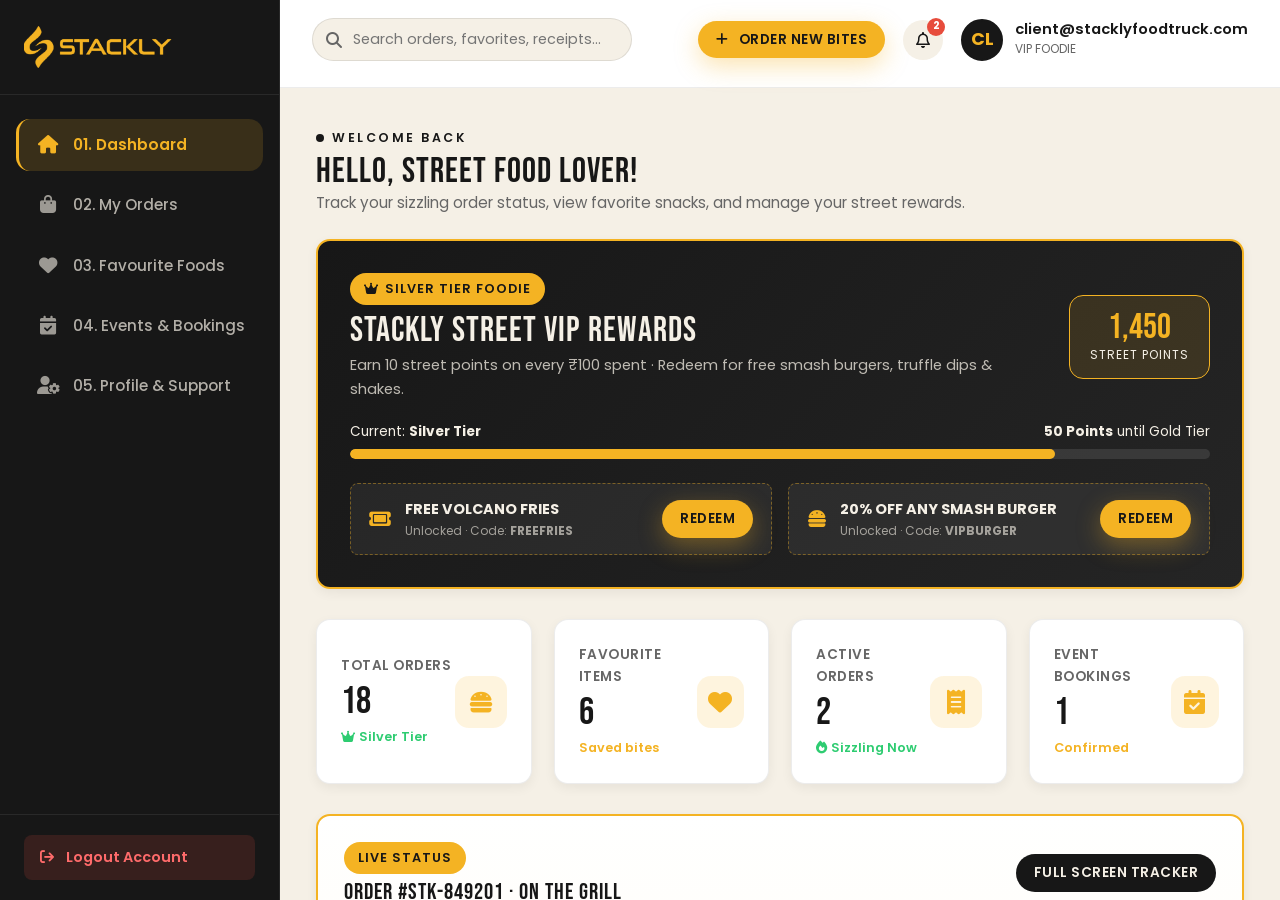
<file: ClientDashboard.html>
<!DOCTYPE html>
<html lang="en" class="dashboard-page">
<head>
  <meta charset="UTF-8">
  <meta name="viewport" content="width=device-width, initial-scale=1.0">
  <title>Customer Hub | STACKLY Food Truck Client Portal</title>
  <meta name="description" content="View your past street food orders, live tracking status, favourite dishes, and private event catering bookings.">

  <!-- Favicon -->
  <link rel="icon" type="image/png" href="assets/favicon.png">
  <link rel="apple-touch-icon" href="assets/favicon.png">

  <!-- Google Fonts -->
  <link rel="preconnect" href="https://fonts.googleapis.com">
  <link rel="preconnect" href="https://fonts.gstatic.com" crossorigin>
  <link href="https://fonts.googleapis.com/css2?family=Bebas+Neue&family=Poppins:ital,wght@0,300;0,400;0,500;0,600;0,700;0,800;1,400&display=swap" rel="stylesheet">

  <!-- Font Awesome Icons -->
  <link rel="stylesheet" href="https://cdnjs.cloudflare.com/ajax/libs/font-awesome/6.5.1/css/all.min.css">

  <!-- Stylesheets -->
  <link rel="stylesheet" href="css/style.css">
  <link rel="stylesheet" href="css/responsive.css">
  <link rel="stylesheet" href="css/dashboard.css">
</head>
<body class="dashboard-body">
  <!-- Global Page Preloader (0.7s) -->
  <div id="sitePreloader" class="site-preloader" role="status" aria-label="Loading STACKLY Food Truck">
    <div class="site-preloader-inner">
      <div class="site-preloader-logo-wrap">
        <img src="assets/Brand-logo.webp" alt="STACKLY Food Truck Logo" class="site-preloader-logo" decoding="sync">
      </div>
      <span class="site-preloader-spinner" aria-hidden="true"></span>
      <p class="site-preloader-tagline">Big Flavours &bull; Fresh Moves</p>
      <div class="site-preloader-bar" aria-hidden="true">
        <span class="site-preloader-progress"></span>
      </div>
    </div>
  </div>

  <div class="dashboard-wrapper">
    <div class="dash-sidebar-overlay" id="dashSidebarOverlay"></div>
    
    <!-- Sidebar: Exactly 5 Menus -->
    <aside class="dash-sidebar" id="dashSidebar">
      <div class="dash-sidebar-header">
        <a href="ClientDashboard.html" class="dash-logo-link" aria-label="STACKLY Customer Dashboard">
          <img src="assets/Brand-logo.webp" alt="STACKLY" class="dash-logo-img">
        </a>
        <button class="dash-sidebar-close" id="dashSidebarClose"><i class="fa-solid fa-xmark"></i></button>
      </div>

      <!-- Mobile View User Profile (Displayed inside hamburger menu on mobile only) -->
      <div class="dash-sidebar-user-mobile">
        <div class="user-avatar-circle" style="background-color: var(--color-primary); color: var(--color-accent);">JD</div>
        <div class="dash-sidebar-user-info">
          <span class="user-name-text">client@stacklyfoodtruck.com</span>
          <span class="user-role-label">VIP Foodie</span>
        </div>
      </div>

      <nav class="dash-nav-list" aria-label="Client Navigation">
        <!-- Menu 1 -->
        <div class="dash-nav-item active" data-tab="tab-client-dash">
          <i class="fa-solid fa-house"></i>
          <span>01. Dashboard</span>
        </div>

        <!-- Menu 2 -->
        <div class="dash-nav-item" data-tab="tab-client-orders">
          <i class="fa-solid fa-bag-shopping"></i>
          <span>02. My Orders</span>
        </div>

        <!-- Menu 3 -->
        <div class="dash-nav-item" data-tab="tab-client-favs">
          <i class="fa-solid fa-heart"></i>
          <span>03. Favourite Foods</span>
        </div>

        <!-- Menu 4 -->
        <div class="dash-nav-item" data-tab="tab-client-events">
          <i class="fa-solid fa-calendar-check"></i>
          <span>04. Events & Bookings</span>
        </div>

        <!-- Menu 5 -->
        <div class="dash-nav-item" data-tab="tab-client-profile">
          <i class="fa-solid fa-user-gear"></i>
          <span>05. Profile & Support</span>
        </div>
      </nav>

      <div class="dash-sidebar-footer">
        <button class="dash-logout-btn">
          <i class="fa-solid fa-arrow-right-from-bracket"></i>
          <span>Logout Account</span>
        </button>
      </div>
    </aside>

    <!-- Main Content Area -->
    <div class="dash-main-area">
      
      <!-- Topbar Navigation -->
      <header class="dash-topbar">
        <div class="dash-topbar-left">
          <button class="dash-menu-toggle" id="dashMenuToggle" aria-label="Toggle Navigation Sidebar">
            <i class="fa-solid fa-bars"></i>
          </button>
          <form id="clientSearchForm" class="dash-search-box" novalidate>
            <i class="fa-solid fa-magnifying-glass"></i>
            <input type="text" id="clientSearchInput" placeholder="Search orders, favorites, receipts..." required>
          </form>
        </div>

        <div class="dash-topbar-right">
          <a href="404.html" class="btn btn-primary btn-sm" style="display: inline-flex;"><i class="fa-solid fa-plus"></i> <span class="hide-on-mobile">Order New Bites</span></a>

          <div class="dash-notif-btn" title="Notifications">
            <i class="fa-regular fa-bell"></i>
            <span class="notif-badge">2</span>
          </div>

          <div class="user-profile-badge">
            <div class="user-avatar-circle" style="background-color: var(--color-primary); color: var(--color-accent);">JD</div>
            <div style="display: flex; flex-direction: column;">
              <span class="user-name-text">client@stacklyfoodtruck.com</span>
              <span class="user-role-label">VIP Foodie</span>
            </div>
          </div>
        </div>
      </header>

      <!-- Dashboard Panels Container -->
      <main class="dash-content-container">
        
        <!-- ==========================================
             TAB 1: CLIENT DASHBOARD
             ========================================== -->
        <section class="dash-tab-pane active" id="tab-client-dash">
          
          <div class="dash-header-row">
            <div>
              <span class="special-label dark" style="font-size: 0.78rem;">Welcome Back</span>
              <h1 style="font-size: clamp(1.6rem, 5vw, 2.2rem); color: var(--color-primary); margin-top: 4px;">HELLO, STREET FOOD LOVER!</h1>
              <p style="color: #666; font-size: 0.95rem;">Track your sizzling order status, view favorite snacks, and manage your street rewards.</p>
            </div>
          </div>

          <!-- NEW SECTION 01: STACKLY Street VIP Rewards & Points Vault -->
          <div class="dash-panel loyalty-reward-panel" style="margin-bottom: 30px;">
            <div class="loyalty-header-row">
              <div style="flex: 1;">
                <span class="badge badge-yellow"><i class="fa-solid fa-crown"></i> Silver Tier Foodie</span>
                <h3 style="font-size: clamp(1.6rem, 3.5vw, 2.2rem); color: #F5F0E6; margin: 8px 0 4px 0; font-family: var(--font-heading);">
                  STACKLY STREET VIP REWARDS
                </h3>
                <p style="color: rgba(245, 240, 230, 0.75); font-size: 0.92rem;">
                  Earn 10 street points on every ₹100 spent · Redeem for free smash burgers, truffle dips &amp; shakes.
                </p>
              </div>
              <div class="loyalty-points-badge">
                <div style="font-size: 2.2rem; font-family: var(--font-heading); color: var(--color-accent); line-height: 1;">1,450</div>
                <div style="font-size: 0.75rem; text-transform: uppercase; color: #F5F0E6; letter-spacing: 1px;">Street Points</div>
              </div>
            </div>

            <div class="loyalty-progress-container">
              <div style="display: flex; justify-content: space-between; font-size: 0.85rem; color: #F5F0E6; margin-bottom: 6px;">
                <span>Current: <strong>Silver Tier</strong></span>
                <span><strong>50 Points</strong> until Gold Tier</span>
              </div>
              <div class="loyalty-progress-track">
                <div class="loyalty-progress-fill" style="width: 82%;"></div>
              </div>
            </div>

            <div class="loyalty-vouchers-grid">
              <div class="loyalty-voucher-pill">
                <i class="fa-solid fa-ticket" style="color: var(--color-accent); font-size: 1.2rem;"></i>
                <div style="flex: 1;">
                  <div style="font-weight: 700; color: #F5F0E6; font-size: 0.9rem;">FREE VOLCANO FRIES</div>
                  <div style="font-size: 0.75rem; color: rgba(245,240,230,0.6);">Unlocked · Code: <strong>FREEFRIES</strong></div>
                </div>
                <a href="404.html" class="btn btn-primary btn-sm">Redeem</a>
              </div>

              <div class="loyalty-voucher-pill">
                <i class="fa-solid fa-burger" style="color: var(--color-accent); font-size: 1.2rem;"></i>
                <div style="flex: 1;">
                  <div style="font-weight: 700; color: #F5F0E6; font-size: 0.9rem;">20% OFF ANY SMASH BURGER</div>
                  <div style="font-size: 0.75rem; color: rgba(245,240,230,0.6);">Unlocked · Code: <strong>VIPBURGER</strong></div>
                </div>
                <a href="404.html" class="btn btn-primary btn-sm">Redeem</a>
              </div>
            </div>
          </div>


          <!-- Customer KPI Cards -->
          <div class="kpi-cards-grid">
            <div class="kpi-card">
              <div class="kpi-info-col">
                <span class="kpi-title">Total Orders</span>
                <span class="kpi-value" id="clientTotalOrders">18</span>
                <span class="kpi-delta positive"><i class="fa-solid fa-crown"></i> Silver Tier</span>
              </div>
              <div class="kpi-icon-wrap"><i class="fa-solid fa-burger"></i></div>
            </div>

            <div class="kpi-card">
              <div class="kpi-info-col">
                <span class="kpi-title">Favourite Items</span>
                <span class="kpi-value" id="clientFavItems">6</span>
                <span class="kpi-delta neutral">Saved bites</span>
              </div>
              <div class="kpi-icon-wrap"><i class="fa-solid fa-heart"></i></div>
            </div>

            <div class="kpi-card">
              <div class="kpi-info-col">
                <span class="kpi-title">Active Orders</span>
                <span class="kpi-value" id="clientActiveOrders">2</span>
                <span class="kpi-delta positive"><i class="fa-solid fa-fire"></i> Sizzling Now</span>
              </div>
              <div class="kpi-icon-wrap"><i class="fa-solid fa-receipt"></i></div>
            </div>

            <div class="kpi-card">
              <div class="kpi-info-col">
                <span class="kpi-title">Event Bookings</span>
                <span class="kpi-value" id="clientEventBookings">1</span>
                <span class="kpi-delta neutral">Confirmed</span>
              </div>
              <div class="kpi-icon-wrap"><i class="fa-solid fa-calendar-check"></i></div>
            </div>
          </div>

          <!-- Live Order Tracking Preview -->
          <div class="dash-panel" style="margin-bottom: 28px; border: 2px solid var(--color-accent); background: linear-gradient(180deg, #fff 0%, #fffcf5 100%);">
            <div class="dash-panel-header">
              <div>
                <span class="badge badge-yellow" style="margin-bottom: 6px;">Live Status</span>
                <h3 class="dash-panel-title">Order #STK-849201 · On The Grill</h3>
              </div>
              <a href="404.html" class="btn btn-dark btn-sm">Full Screen Tracker</a>
            </div>

            <div class="client-order-tracker-grid">
              <div>
                <p style="font-size: 0.92rem; color: #555; margin-bottom: 14px;">
                  <strong>Pickup Station:</strong> Bengaluru - Koramangala Hub (Sony World Signal)<br>
                  <strong>Items:</strong> The Beast Smash Burger, Loaded Cheese Fries, Craft Lemonade
                </p>
                <div style="background: rgba(23,23,23,0.06); height: 8px; border-radius: 4px; overflow: hidden; margin-bottom: 8px;">
                  <div style="background: var(--color-accent); height: 100%; width: 70%;"></div>
                </div>
                <div style="display: flex; justify-content: space-between; font-size: 0.8rem; color: #777;">
                  <span>Order Placed</span>
                  <span>Sizzling On Grill</span>
                  <span>Ready In ~6 Mins</span>
                </div>
              </div>

              <div style="text-align: center; border-left: 1px dashed rgba(23,23,23,0.1); padding-left: 20px;">
                <div style="font-size: 0.8rem; color: #888;">Express Window Passcode</div>
                <div style="font-family: var(--font-heading); font-size: 2.2rem; color: #171717; letter-spacing: 2px;">
                  #<span style="color: #F4B323;">9281</span>
                </div>
              </div>
            </div>
          </div>

          <!-- Quick Reorder Favorites -->
          <div class="dash-panel">
            <div class="dash-panel-header">
              <h3 class="dash-panel-title">Your Go-To Reorders</h3>
              <a href="404.html" class="special-label dark">Browse Menu</a>
            </div>

            <div class="client-reorders-grid">
              <div style="background: var(--color-bg); padding: 18px; border-radius: 14px; display: flex; flex-direction: column; justify-content: space-between;">
                <div>
                  <h4 style="font-size: 1.3rem; margin-bottom: 4px;">The Beast Smash Burger</h4>
                  <span style="font-size: 0.85rem; color: #666;">Ordered 8 times</span>
                </div>
                <div style="display: flex; justify-content: space-between; align-items: center; margin-top: 16px;">
                  <span style="font-family: var(--font-heading); font-size: 1.5rem;">₹349</span>
                  <a href="404.html" class="btn btn-primary btn-sm"><i class="fa-solid fa-rotate-right"></i> Reorder</a>
                </div>
              </div>

              <div style="background: var(--color-bg); padding: 18px; border-radius: 14px; display: flex; flex-direction: column; justify-content: space-between;">
                <div>
                  <h4 style="font-size: 1.3rem; margin-bottom: 4px;">Volcano Loaded Fries</h4>
                  <span style="font-size: 0.85rem; color: #666;">Ordered 6 times</span>
                </div>
                <div style="display: flex; justify-content: space-between; align-items: center; margin-top: 16px;">
                  <span style="font-family: var(--font-heading); font-size: 1.5rem;">₹199</span>
                  <a href="404.html" class="btn btn-primary btn-sm"><i class="fa-solid fa-rotate-right"></i> Reorder</a>
                </div>
              </div>

              <div style="background: var(--color-bg); padding: 18px; border-radius: 14px; display: flex; flex-direction: column; justify-content: space-between;">
                <div>
                  <h4 style="font-size: 1.3rem; margin-bottom: 4px;">Smoky BBQ Bacon Stacker</h4>
                  <span style="font-size: 0.85rem; color: #666;">Ordered 4 times</span>
                </div>
                <div style="display: flex; justify-content: space-between; align-items: center; margin-top: 16px;">
                  <span style="font-family: var(--font-heading); font-size: 1.5rem;">₹379</span>
                  <a href="404.html" class="btn btn-primary btn-sm"><i class="fa-solid fa-rotate-right"></i> Reorder</a>
                </div>
              </div>
            </div>
          </div>

        
          <!-- NEW SECTION 02: Nearest Food Truck Live Proximity & Schedule -->
          <div class="dash-panel" style="margin-bottom: 30px;">
            <div class="dash-panel-header">
              <div>
                <h3 class="dash-panel-title"><i class="fa-solid fa-map-pin" style="color: var(--color-accent); margin-right: 8px;"></i>Nearest Food Truck Live Proximity</h3>
                <p style="font-size: 0.85rem; color: var(--color-text-muted); margin-top: 4px;">Real-time GPS distance and service status to your saved location</p>
              </div>
              <span class="badge badge-yellow"><i class="fa-solid fa-signal"></i> Live GPS Online</span>
            </div>

            <div class="proximity-card">
              <div class="proximity-icon-wrap">
                <i class="fa-solid fa-truck-fast"></i>
              </div>
              <div style="flex: 1;">
                <div style="display: flex; align-items: center; gap: 8px; flex-wrap: wrap;">
                  <span style="font-weight: 700; color: var(--color-primary); font-size: 1.1rem;">Koramangala 5th Block Hub</span>
                  <span class="badge badge-dark">0.8 km from you</span>
                </div>
                <p style="font-size: 0.88rem; color: var(--color-text-muted); margin: 6px 0 10px 0;">
                  Sony World Signal, 80 Feet Road · Hot griddle active now · Open till 11:30 PM
                </p>
                <div class="proximity-actions-row">
                  <a href="404.html" class="btn btn-primary btn-sm"><i class="fa-solid fa-location-arrow"></i> View Route On Map</a>
                  <a href="404.html" class="btn btn-outline-dark btn-sm"><i class="fa-regular fa-bell"></i> Set Arrival Alert</a>
                </div>
              </div>
            </div>
          </div>

        </section>

        <!-- ==========================================
             TAB 2: MY ORDERS
             ========================================== -->
        <section class="dash-tab-pane" id="tab-client-orders">
          <div class="dash-header-row">
            <div>
              <span class="special-label dark" style="font-size: 0.78rem;">Order History</span>
              <h1 style="font-size: clamp(1.6rem, 5vw, 2.2rem); color: var(--color-primary); margin-top: 4px;">ALL PAST ORDERS</h1>
            </div>
          </div>

          <div class="dash-panel">
            <div class="dash-table-wrap">
              <table class="dash-table">
                <thead>
                  <tr>
                    <th>Date</th>
                    <th>Order Code</th>
                    <th>Items Purchased</th>
                    <th>Total</th>
                    <th>Pickup Hub</th>
                    <th>Status</th>
                    <th>Receipt</th>
                  </tr>
                </thead>
                <tbody>
                  <tr>
                    <td>Today, 11:30 AM</td>
                    <td><strong>#STK-849201</strong></td>
                    <td>The Beast Smash, Loaded Fries</td>
                    <td>₹548</td>
                    <td>Bengaluru - Koramangala</td>
                    <td><span class="status-badge preparing">Grilling</span></td>
                    <td><a href="404.html" class="special-label dark">Track</a></td>
                  </tr>
                  <tr>
                    <td>28 Oct 2026</td>
                    <td><strong>#STK-729104</strong></td>
                    <td>Crispy Hot Bird, Belgian Shake</td>
                    <td>₹488</td>
                    <td>Bengaluru - Koramangala</td>
                    <td><span class="status-badge delivered">Delivered</span></td>
                    <td><a href="404.html" class="special-label dark">Invoice</a></td>
                  </tr>
                  <tr>
                    <td>14 Oct 2026</td>
                    <td><strong>#STK-610293</strong></td>
                    <td>Street Mega Combo x1</td>
                    <td>₹549</td>
                    <td>Bengaluru - Koramangala</td>
                    <td><span class="status-badge delivered">Delivered</span></td>
                    <td><a href="404.html" class="special-label dark">Invoice</a></td>
                  </tr>
                </tbody>
              </table>
            </div>
          </div>

          <!-- NEW SECTION 03: Digital Receipts & Tax Invoices Ledger -->
          <div class="dash-panel" style="margin-top: 30px;">
            <div class="dash-panel-header">
              <div>
                <h3 class="dash-panel-title"><i class="fa-solid fa-receipt" style="color: var(--color-accent); margin-right: 8px;"></i>Digital Receipts &amp; GST Tax Invoices</h3>
                <p style="font-size: 0.85rem; color: var(--color-text-muted); margin-top: 4px;">Download formal payment receipts and business expense vouchers</p>
              </div>
              <a href="404.html" class="btn btn-outline-dark btn-sm"><i class="fa-solid fa-download"></i> Download All (PDF)</a>
            </div>

            <div class="dash-table-wrap">
              <table class="dash-table">
                <thead>
                  <tr>
                    <th>Invoice ID</th>
                    <th>Date &amp; Time</th>
                    <th>Items Ordered</th>
                    <th>Amount</th>
                    <th>Payment Method</th>
                    <th>Tax Invoice</th>
                  </tr>
                </thead>
                <tbody>
                  <tr>
                    <td><strong>#STK-INV-9021</strong></td>
                    <td>04 Nov 2026, 8:42 PM</td>
                    <td>The Beast Smash Burger ×2, Loaded Fries ×1</td>
                    <td><strong>₹897</strong></td>
                    <td><span class="badge badge-dark">UPI · Google Pay</span></td>
                    <td><a href="404.html" class="btn btn-primary btn-sm" style="padding: 6px 12px; font-size: 0.78rem;"><i class="fa-solid fa-file-pdf"></i> Download PDF</a></td>
                  </tr>
                  <tr>
                    <td><strong>#STK-INV-8842</strong></td>
                    <td>28 Oct 2026, 1:15 PM</td>
                    <td>Crispy Hot Bird Burger ×1, Truffle Fries ×1</td>
                    <td><strong>₹498</strong></td>
                    <td><span class="badge badge-dark">Visa Card ···4812</span></td>
                    <td><a href="404.html" class="btn btn-primary btn-sm" style="padding: 6px 12px; font-size: 0.78rem;"><i class="fa-solid fa-file-pdf"></i> Download PDF</a></td>
                  </tr>
                  <tr>
                    <td><strong>#STK-INV-8610</strong></td>
                    <td>15 Oct 2026, 9:30 PM</td>
                    <td>Smoky BBQ Stacker ×3, Caramel Shakes ×2</td>
                    <td><strong>₹1,435</strong></td>
                    <td><span class="badge badge-dark">UPI · PhonePe</span></td>
                    <td><a href="404.html" class="btn btn-primary btn-sm" style="padding: 6px 12px; font-size: 0.78rem;"><i class="fa-solid fa-file-pdf"></i> Download PDF</a></td>
                  </tr>
                </tbody>
              </table>
            </div>
          </div>

        </section>

        <!-- ==========================================
             TAB 3: FAVOURITE FOODS
             ========================================== -->
        <section class="dash-tab-pane" id="tab-client-favs">
          <div class="dash-header-row">
            <div>
              <span class="special-label dark" style="font-size: 0.78rem;">Saved Dishes</span>
              <h1 style="font-size: clamp(1.6rem, 5vw, 2.2rem); color: var(--color-primary); margin-top: 4px;">YOUR FAVOURITE BITES</h1>
            </div>
          </div>

          <div class="client-favs-grid">
            <div class="food-card">
              <div class="food-card-thumb-wrap">
                <img src="assets/images/burgers/signature-smash-burger.webp" alt="The Beast" class="food-card-img">
              </div>
              <div class="food-card-body">
                <h3 class="food-card-title">The Beast Smash Burger</h3>
                <div class="food-card-footer">
                  <span class="food-card-price">₹349</span>
                  <a href="404.html" class="add-cart-btn"><i class="fa-solid fa-cart-plus"></i> Reorder</a>
                </div>
              </div>
            </div>

            <div class="food-card">
              <div class="food-card-thumb-wrap">
                <img src="assets/images/sides/loaded-cheese-fries.webp" alt="Loaded Fries" class="food-card-img">
              </div>
              <div class="food-card-body">
                <h3 class="food-card-title">Volcano Loaded Cheese Fries</h3>
                <div class="food-card-footer">
                  <span class="food-card-price">₹199</span>
                  <a href="404.html" class="add-cart-btn"><i class="fa-solid fa-cart-plus"></i> Reorder</a>
                </div>
              </div>
            </div>

            <div class="food-card">
              <div class="food-card-thumb-wrap">
                <img src="assets/images/drinks/chocolate-shake.webp" alt="Shake" class="food-card-img">
              </div>
              <div class="food-card-body">
                <h3 class="food-card-title">Belgian Chocolate Shake</h3>
                <div class="food-card-footer">
                  <span class="food-card-price">₹189</span>
                  <a href="404.html" class="add-cart-btn"><i class="fa-solid fa-cart-plus"></i> Reorder</a>
                </div>
              </div>
            </div>
          </div>

          <!-- NEW SECTION 04: Custom Dietary Preferences & Taste Profile Vault -->
          <div class="dash-panel" style="margin-top: 30px;">
            <form id="clientTasteProfileForm" novalidate>
              <div class="dash-panel-header">
                <div>
                  <h3 class="dash-panel-title"><i class="fa-solid fa-sliders" style="color: var(--color-accent); margin-right: 8px;"></i>Your Custom Street Taste Profile</h3>
                  <p style="font-size: 0.85rem; color: var(--color-text-muted); margin-top: 4px;">Set kitchen defaults for spice level, bun type, and allergen filters for rapid 1-click orders</p>
                </div>
                <button type="submit" class="btn btn-primary btn-sm"><i class="fa-solid fa-floppy-disk"></i> Save Profile</button>
              </div>

            <div class="taste-vault-grid">
              <div class="taste-option-group">
                <label class="form-label"><i class="fa-solid fa-pepper-hot" style="color: #e74c3c;"></i> Preferred Spice Level</label>
                <select class="form-select">
                  <option selected>Medium Street Heat (Recommended)</option>
                  <option>Fiery Hot (Nashville Cayenne Glaze)</option>
                  <option>Mild / Kid Friendly (Zero Chili)</option>
                </select>
              </div>

              <div class="taste-option-group">
                <label class="form-label"><i class="fa-solid fa-bread-slice" style="color: var(--color-accent);"></i> Default Bun Preference</label>
                <select class="form-select">
                  <option selected>Toasted Brioche Bun (Standard)</option>
                  <option>Soft Potato Roll</option>
                  <option>Gluten-Free Seeded Bun (+₹30)</option>
                  <option>Crisp Lettuce Wrap (Low-Carb)</option>
                </select>
              </div>

              <div class="taste-option-group">
                <label class="form-label"><i class="fa-solid fa-utensils"></i> Dietary Style</label>
                <select class="form-select">
                  <option selected>Non-Vegetarian (All Meat Options)</option>
                  <option>Strictly Halal Kitchen Certified</option>
                  <option>Vegetarian &amp; Dedicated Fryer Only</option>
                </select>
              </div>
            </div>

            <div style="margin-top: 20px;">
              <label class="form-label" style="margin-bottom: 10px; display: block;">Allergen &amp; Topping Exclusions</label>
              <div class="allergens-chips-row">
                <label class="taste-chip-checkbox"><input type="checkbox"> <span>No Raw Onions</span></label>
                <label class="taste-chip-checkbox"><input type="checkbox"> <span>No Pickles</span></label>
                <label class="taste-chip-checkbox"><input type="checkbox"> <span>Nut-Free Prep</span></label>
                <label class="taste-chip-checkbox"><input type="checkbox"> <span>Dairy-Free Cheese</span></label>
                <label class="taste-chip-checkbox"><input type="checkbox" checked> <span>Extra Secret Sauce</span></label>
              </div>
            </div>
          </form>
          </div>

        </section>

        <!-- ==========================================
             TAB 4: EVENTS & BOOKINGS
             ========================================== -->
        <section class="dash-tab-pane" id="tab-client-events">
          <div class="dash-header-row">
            <div>
              <span class="special-label dark" style="font-size: 0.78rem;">Private Catering</span>
              <h1 style="font-size: clamp(1.6rem, 5vw, 2.2rem); color: var(--color-primary); margin-top: 4px;">YOUR EVENT RESERVATIONS</h1>
            </div>
            <div class="dash-header-actions">
              <a href="404.html" class="btn btn-primary btn-sm"><i class="fa-solid fa-plus"></i> New Event Booking</a>
            </div>
          </div>

          <div class="dash-panel">
            <div style="padding: 24px; border: 2px solid var(--color-accent); border-radius: 14px; background: rgba(244,179,35,0.05); margin-bottom: 20px;">
              <div style="display: flex; justify-content: space-between; align-items: center; margin-bottom: 10px;">
                <span class="badge badge-yellow">Confirmed Booking #EVT-481</span>
                <span style="font-weight: 700; color: #171717;">₹49,500</span>
              </div>
              <h3 style="font-size: 1.6rem; color: #171717; margin-bottom: 6px;">John's 30th Birthday Street Feast</h3>
              <p style="font-size: 0.9rem; color: #666; line-height: 1.6; margin-bottom: 16px;">
                <strong>Date:</strong> 18 Nov 2026 (6:00 PM – 10:00 PM)<br>
                <strong>Venue:</strong> Palm Meadows Club, Whitefield, Bengaluru<br>
                <strong>Tier:</strong> Street Classic Package (100 Guests) · Assigned Truck 01
              </p>
              <div class="dash-card-actions">
                <a href="404.html" class="btn btn-dark btn-sm"><i class="fa-solid fa-phone"></i> Contact Chef Marcus</a>
                <a href="404.html" class="btn btn-outline btn-sm">Edit Guest Notes</a>
              </div>
            </div>
          </div>
        </section>

        <!-- ==========================================
             TAB 5: PROFILE & SUPPORT
             ========================================== -->
        <section class="dash-tab-pane" id="tab-client-profile">
          <div class="dash-header-row">
            <div>
              <span class="special-label dark" style="font-size: 0.78rem;">Customer Settings</span>
              <h1 style="font-size: clamp(1.6rem, 5vw, 2.2rem); color: var(--color-primary); margin-top: 4px;">PROFILE & CONCIERGE SUPPORT</h1>
            </div>
          </div>

          <div class="dash-grid-2-cols">
            <!-- Profile Details -->
            <div class="dash-panel">
              <h3 class="dash-panel-title" style="margin-bottom: 16px;">Saved Profile Info</h3>
              <form id="clientProfileForm" novalidate>
                <div class="form-group" style="margin-bottom: 14px;">
                  <label class="form-label" for="clientProfileName">Full Name</label>
                  <input type="text" id="clientProfileName" class="form-input" value="John Doe" required minlength="2">
                  <span class="form-error-msg" id="clientProfileNameError" style="color: #e74c3c; font-size: 0.8rem; display: none; margin-top: 4px;">Please enter your full name (minimum 2 characters).</span>
                </div>
                <div class="form-group" style="margin-bottom: 14px;">
                  <label class="form-label" for="clientProfileEmail">Email Address</label>
                  <input type="email" id="clientProfileEmail" class="form-input" value="user@example.com" disabled>
                </div>
                <div class="form-group" style="margin-bottom: 18px;">
                  <label class="form-label" for="clientProfileHub">Default Pickup Hub</label>
                  <select id="clientProfileHub" class="form-select" required>
                    <option value="bengaluru" selected>Bengaluru - Koramangala Hub</option>
                    <option value="hyderabad">Hyderabad - Madhapur Tech Hub</option>
                    <option value="chennai">Chennai - Urapakkam Avenue</option>
                    <option value="coimbatore">Coimbatore - PN Palayam Stop</option>
                  </select>
                  <span class="form-error-msg" id="clientProfileHubError" style="color: #e74c3c; font-size: 0.8rem; display: none; margin-top: 4px;">Please select your default pickup hub.</span>
                </div>
                <button type="submit" class="btn btn-dark btn-sm"><i class="fa-solid fa-floppy-disk"></i> Save Changes</button>
              </form>
            </div>

            <!-- Support Ticket -->
            <div class="dash-panel">
              <h3 class="dash-panel-title" style="margin-bottom: 16px;">Concierge Support Message</h3>
              <p style="font-size: 0.88rem; color: #666; margin-bottom: 14px;">Need help with an order refund, dietary verification or festival query?</p>
              <form id="clientSupportForm" novalidate>
                <div class="form-group" style="margin-bottom: 14px;">
                  <label class="form-label" for="clientSupportSubject">Subject</label>
                  <input type="text" id="clientSupportSubject" class="form-input" placeholder="e.g. Question about allergy options" required minlength="3">
                  <span class="form-error-msg" id="clientSupportSubjectError" style="color: #e74c3c; font-size: 0.8rem; display: none; margin-top: 4px;">Please enter a subject (minimum 3 characters).</span>
                </div>
                <div class="form-group" style="margin-bottom: 16px;">
                  <label class="form-label" for="clientSupportMessage">Message</label>
                  <textarea id="clientSupportMessage" class="form-textarea" placeholder="How can our street team help you?" required minlength="10"></textarea>
                  <span class="form-error-msg" id="clientSupportMsgError" style="color: #e74c3c; font-size: 0.8rem; display: none; margin-top: 4px;">Please enter your message details (minimum 10 characters).</span>
                </div>
                <button type="submit" class="btn btn-primary btn-sm"><i class="fa-solid fa-paper-plane"></i> Send Support Ticket</button>
              </form>
            </div>
          </div>
        
          <!-- NEW SECTION 05: VIP Exclusive Tasting Passes & Secret Drops -->
          <div class="dash-panel" style="margin-top: 30px;">
            <div class="dash-panel-header">
              <div>
                <h3 class="dash-panel-title"><i class="fa-solid fa-gift" style="color: var(--color-accent); margin-right: 8px;"></i>VIP Secret Menu Drops &amp; Event Passes</h3>
                <p style="font-size: 0.85rem; color: var(--color-text-muted); margin-top: 4px;">Exclusive off-menu creations and festival privileges reserved for verified foodies</p>
              </div>
              <span class="badge badge-yellow">Member Perks</span>
            </div>

            <div class="vip-perks-grid">
              <div class="vip-perk-card">
                <div class="vip-perk-badge">Secret Drop #09</div>
                <div style="font-weight: 700; color: var(--color-primary); font-size: 1.1rem; margin-top: 8px;">Ghost Pepper Truffle Slider</div>
                <p style="font-size: 0.85rem; color: var(--color-text-muted); margin: 6px 0 14px 0;">
                  Off-menu experimental slider with black truffle mayo &amp; bhut jolokia reduction. Only 25 crafted daily per truck.
                </p>
                <a href="404.html" class="btn btn-dark btn-sm"><i class="fa-solid fa-lock-open"></i> Unlock Item Code</a>
              </div>

              <div class="vip-perk-card">
                <div class="vip-perk-badge" style="background: rgba(46, 204, 113, 0.15); color: #27ae60;">Annual Perk</div>
                <div style="font-weight: 700; color: var(--color-primary); font-size: 1.1rem; margin-top: 8px;">Birthday Churros Box</div>
                <p style="font-size: 0.85rem; color: var(--color-text-muted); margin: 6px 0 14px 0;">
                  A warm 6-piece cinnamon sugar churros box with dark chocolate ganache dip on us during your birthday week.
                </p>
                <a href="404.html" class="btn btn-outline-dark btn-sm"><i class="fa-solid fa-cake-candles"></i> Claim Voucher</a>
              </div>

              <div class="vip-perk-card">
                <div class="vip-perk-badge" style="background: rgba(244, 179, 35, 0.15); color: var(--color-accent);">VIP Pass</div>
                <div style="font-weight: 700; color: var(--color-primary); font-size: 1.1rem; margin-top: 8px;">Food Carnival Express Queue</div>
                <p style="font-size: 0.85rem; color: var(--color-text-muted); margin: 6px 0 14px 0;">
                  Skip the street crowd line at all upcoming 2026 music festivals and night bazaars by scanning your VIP digital QR badge.
                </p>
                <a href="404.html" class="btn btn-primary btn-sm"><i class="fa-solid fa-qrcode"></i> View VIP Pass</a>
              </div>
            </div>
          </div>

        </section>

      </main>

    </div>

  </div>

  <!-- Scripts -->
  <script src="js/main.js"></script>
  <script src="js/validation.js"></script>
  <script src="js/client-dashboard.js"></script>
</body>
</html>
</file>
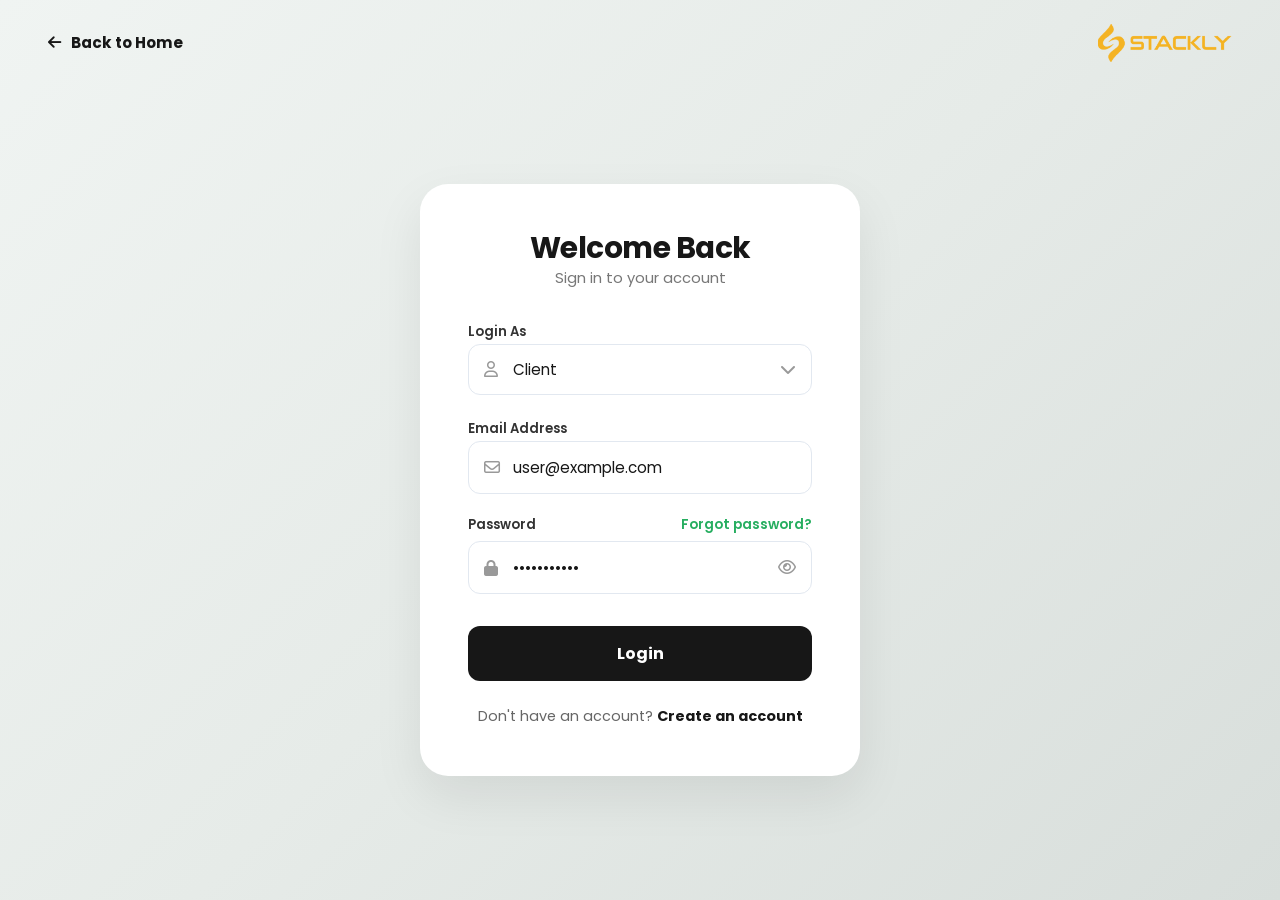
<file: login.html>
<!DOCTYPE html>
<html lang="en">
<head>
  <meta charset="UTF-8">
  <meta name="viewport" content="width=device-width, initial-scale=1.0">
  <title>Login | STACKLY Food Truck</title>
  <meta name="description" content="Sign in to your STACKLY Food Truck account to track live orders, view favorites, and manage fleet bookings.">

  <!-- Favicon -->
  <link rel="icon" type="image/png" href="assets/favicon.png">
  <link rel="apple-touch-icon" href="assets/favicon.png">

  <!-- Google Fonts -->
  <link rel="preconnect" href="https://fonts.googleapis.com">
  <link rel="preconnect" href="https://fonts.gstatic.com" crossorigin>
  <link href="https://fonts.googleapis.com/css2?family=Bebas+Neue&family=Poppins:ital,wght@0,300;0,400;0,500;0,600;0,700;0,800;1,400&display=swap" rel="stylesheet">

  <!-- Font Awesome Icons -->
  <link rel="stylesheet" href="https://cdnjs.cloudflare.com/ajax/libs/font-awesome/6.5.1/css/all.min.css">

  <!-- Stylesheets -->
  <link rel="stylesheet" href="css/style.css">
  <link rel="stylesheet" href="css/responsive.css">
  <link rel="stylesheet" href="css/animations.css">

  <style>
    /* Dedicated Auth Page Layout Matching Uploaded Screenshot */
    body.auth-page {
      background: linear-gradient(135deg, #f0f4f2 0%, #e6ebe8 50%, #d8dedb 100%);
      min-height: 100vh;
      display: flex;
      flex-direction: column;
      position: relative;
      overflow-x: hidden;
    }

    .auth-top-bar {
      width: 100%;
      padding: 24px clamp(20px, 4vw, 48px);
      display: flex;
      align-items: center;
      justify-content: space-between;
      position: absolute;
      top: 0;
      left: 0;
      z-index: 10;
    }

    .auth-back-link {
      display: inline-flex;
      align-items: center;
      gap: 10px;
      font-weight: 700;
      font-size: 0.95rem;
      color: #171717;
      transition: transform var(--transition-fast);
    }

    .auth-back-link:hover {
      transform: translateX(-4px);
    }

    .auth-brand-logo {
      height: 38px;
      width: auto;
      object-fit: contain;
    }

    .auth-center-container {
      flex: 1;
      display: flex;
      align-items: center;
      justify-content: center;
      padding: 100px 20px 40px 20px;
    }

    .auth-card-wrapper {
      background: #FFFFFF;
      border-radius: 28px;
      padding: clamp(32px, 5vw, 48px);
      width: 100%;
      max-width: 440px;
      box-shadow: 0 20px 50px rgba(0, 0, 0, 0.08);
      position: relative;
    }

    .auth-card-title {
      font-family: var(--font-body);
      font-weight: 700;
      font-size: 1.85rem;
      text-align: center;
      color: #171717;
      margin-bottom: 4px;
      text-transform: none;
      letter-spacing: -0.5px;
    }

    .auth-card-subtitle {
      font-size: 0.92rem;
      color: #777;
      text-align: center;
      margin-bottom: 28px;
    }

    .auth-input-wrap {
      position: relative;
      display: flex;
      align-items: center;
    }

    .auth-input-icon {
      position: absolute;
      left: 16px;
      color: #999;
      font-size: 1rem;
    }

    .auth-input {
      width: 100%;
      padding: 14px 16px 14px 44px;
      border-radius: 12px;
      border: 1.5px solid #e2e8f0;
      background: #FFFFFF;
      font-size: 0.95rem;
      color: #171717;
      transition: all 0.2s ease;
    }

    .auth-input:focus {
      border-color: #171717;
      box-shadow: 0 0 0 3px rgba(23, 23, 23, 0.1);
    }

    .pwd-toggle-btn {
      position: absolute;
      right: 16px;
      background: none;
      color: #999;
      cursor: pointer;
      font-size: 1rem;
    }

    .pwd-toggle-btn:hover {
      color: #171717;
    }

    .auth-select {
      width: 100%;
      padding: 14px 16px 14px 44px;
      border-radius: 12px;
      border: 1.5px solid #e2e8f0;
      background: #FFFFFF;
      font-size: 0.95rem;
      color: #171717;
      appearance: none;
      -webkit-appearance: none;
      cursor: pointer;
      transition: all 0.2s ease;
    }

    .auth-select:focus {
      border-color: #171717;
      box-shadow: 0 0 0 3px rgba(23, 23, 23, 0.1);
    }

    .select-chevron {
      position: absolute;
      right: 16px;
      color: #999;
      pointer-events: none;
    }

    .auth-submit-btn {
      width: 100%;
      padding: 15px;
      border-radius: 12px;
      background-color: #171717;
      color: #FFFFFF;
      font-weight: 700;
      font-size: 1rem;
      margin-top: 24px;
      cursor: pointer;
      transition: all 0.25s ease;
    }

    .auth-submit-btn:hover {
      background-color: #000000;
      transform: translateY(-2px);
      box-shadow: 0 8px 20px rgba(0, 0, 0, 0.15);
    }

    .auth-footer-prompt {
      text-align: center;
      margin-top: 24px;
      font-size: 0.9rem;
      color: #666;
    }

    .auth-footer-prompt a {
      font-weight: 700;
      color: #171717;
    }

    .auth-footer-prompt a:hover {
      text-decoration: underline;
    }

    .forgot-pwd-link {
      font-size: 0.85rem;
      font-weight: 600;
      color: #27ae60;
      transition: color 0.2s;
    }

    .forgot-pwd-link:hover {
      text-decoration: underline;
      color: #1e824c;
    }
  </style>
</head>
<body class="auth-page">
  <!-- Global Page Preloader (0.7s) -->
  <div id="sitePreloader" class="site-preloader" role="status" aria-label="Loading STACKLY Food Truck">
    <div class="site-preloader-inner">
      <div class="site-preloader-logo-wrap">
        <img src="assets/Brand-logo.webp" alt="STACKLY Food Truck Logo" class="site-preloader-logo" decoding="sync">
      </div>
      <span class="site-preloader-spinner" aria-hidden="true"></span>
      <p class="site-preloader-tagline">Big Flavours &bull; Fresh Moves</p>
      <div class="site-preloader-bar" aria-hidden="true">
        <span class="site-preloader-progress"></span>
      </div>
    </div>
  </div>

  <!-- Top Bar: Back to Home (Left) & STACKLY Logo (Right) -->
  <header class="auth-top-bar">
    <a href="index.html" class="auth-back-link">
      <i class="fa-solid fa-arrow-left"></i> Back to Home
    </a>
    <a href="index.html">
      <img src="assets/Brand-logo.webp" alt="STACKLY" class="auth-brand-logo">
    </a>
  </header>

  <!-- Center Card Container -->
  <main class="auth-center-container">
    <div class="auth-card-wrapper">
      <h1 class="auth-card-title">Welcome Back</h1>
      <p class="auth-card-subtitle">Sign in to your account</p>

      <form id="loginForm" novalidate>
        
        <!-- Login As Dropdown -->
        <div class="form-group" style="margin-bottom: 20px;">
          <label class="form-label" for="loginRole" style="font-size: 0.82rem; font-weight: 600; color: #333; text-transform: none; letter-spacing: normal;">Login As</label>
          <div class="auth-input-wrap">
            <i class="fa-regular fa-user auth-input-icon"></i>
            <select id="loginRole" class="auth-select">
              <option value="Client" selected>Client</option>
              <option value="Admin">Admin</option>
            </select>
            <i class="fa-solid fa-chevron-down select-chevron"></i>
          </div>
        </div>

        <!-- Email Address -->
        <div class="form-group" style="margin-bottom: 20px;">
          <label class="form-label" for="loginEmail" style="font-size: 0.82rem; font-weight: 600; color: #333; text-transform: none; letter-spacing: normal;">Email Address</label>
          <div class="auth-input-wrap">
            <i class="fa-regular fa-envelope auth-input-icon"></i>
            <input type="email" id="loginEmail" class="auth-input" placeholder="user@example.com" value="user@example.com" required>
          </div>
        </div>

        <!-- Password -->
        <div class="form-group" style="margin-bottom: 8px;">
          <div style="display: flex; justify-content: space-between; align-items: baseline; margin-bottom: 6px;">
            <label class="form-label" for="loginPassword" style="font-size: 0.82rem; font-weight: 600; color: #333; text-transform: none; letter-spacing: normal; margin: 0;">Password</label>
            <a href="404.html" class="forgot-pwd-link">Forgot password?</a>
          </div>
          <div class="auth-input-wrap">
            <i class="fa-solid fa-lock auth-input-icon"></i>
            <input type="password" id="loginPassword" class="auth-input" placeholder="••••••••" value="password123" required>
            <button type="button" class="pwd-toggle-btn" aria-label="Toggle password view">
              <i class="fa-regular fa-eye"></i>
            </button>
          </div>
        </div>

        <!-- Login Submit Button -->
        <button type="submit" class="auth-submit-btn">Login</button>

        <!-- Don't have an account -->
        <p class="auth-footer-prompt">
          Don't have an account? <a href="signup.html">Create an account</a>
        </p>

      </form>
    </div>
  </main>

  <!-- Scripts -->
  <script src="https://cdnjs.cloudflare.com/ajax/libs/gsap/3.14.2/gsap.min.js"></script>
  <script src="js/main.js"></script>
  <script src="js/validation.js"></script>
  <script src="js/auth.js"></script>
</body>
</html>
</file>
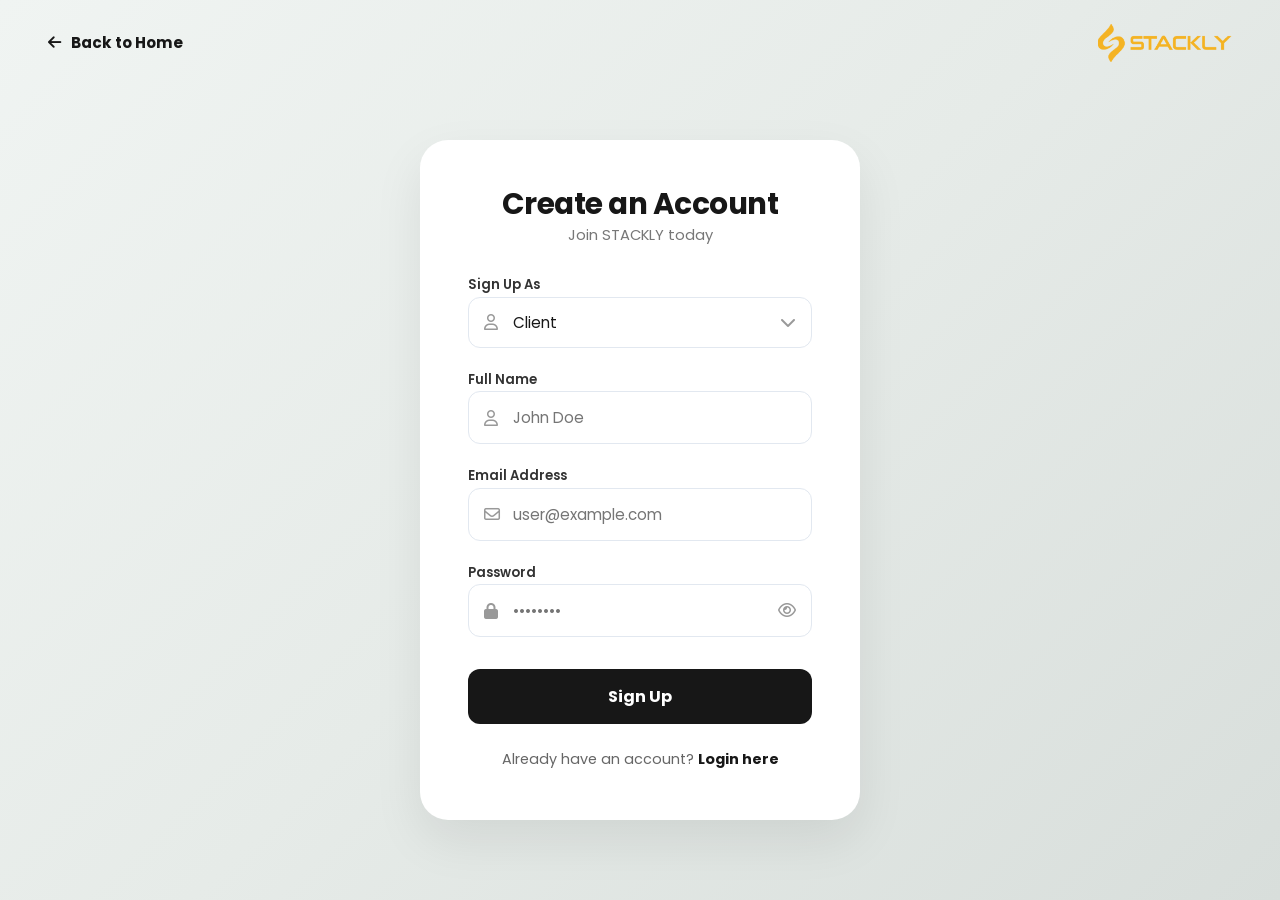
<file: signup.html>
<!DOCTYPE html>
<html lang="en">
<head>
  <meta charset="UTF-8">
  <meta name="viewport" content="width=device-width, initial-scale=1.0">
  <title>Create an Account | STACKLY Food Truck</title>
  <meta name="description" content="Join STACKLY Food Truck today. Sign up as a Client or Admin to order street food, unlock loyalty perks, and track catering bookings.">

  <!-- Favicon -->
  <link rel="icon" type="image/png" href="assets/favicon.png">
  <link rel="apple-touch-icon" href="assets/favicon.png">

  <!-- Google Fonts -->
  <link rel="preconnect" href="https://fonts.googleapis.com">
  <link rel="preconnect" href="https://fonts.gstatic.com" crossorigin>
  <link href="https://fonts.googleapis.com/css2?family=Bebas+Neue&family=Poppins:ital,wght@0,300;0,400;0,500;0,600;0,700;0,800;1,400&display=swap" rel="stylesheet">

  <!-- Font Awesome Icons -->
  <link rel="stylesheet" href="https://cdnjs.cloudflare.com/ajax/libs/font-awesome/6.5.1/css/all.min.css">

  <!-- Stylesheets -->
  <link rel="stylesheet" href="css/style.css">
  <link rel="stylesheet" href="css/responsive.css">
  <link rel="stylesheet" href="css/animations.css">

  <style>
    /* Dedicated Auth Page Layout Matching Uploaded Screenshot */
    body.auth-page {
      background: linear-gradient(135deg, #f0f4f2 0%, #e6ebe8 50%, #d8dedb 100%);
      min-height: 100vh;
      display: flex;
      flex-direction: column;
      position: relative;
      overflow-x: hidden;
    }

    .auth-top-bar {
      width: 100%;
      padding: 24px clamp(20px, 4vw, 48px);
      display: flex;
      align-items: center;
      justify-content: space-between;
      position: absolute;
      top: 0;
      left: 0;
      z-index: 10;
    }

    .auth-back-link {
      display: inline-flex;
      align-items: center;
      gap: 10px;
      font-weight: 700;
      font-size: 0.95rem;
      color: #171717;
      transition: transform var(--transition-fast);
    }

    .auth-back-link:hover {
      transform: translateX(-4px);
    }

    .auth-brand-logo {
      height: 38px;
      width: auto;
      object-fit: contain;
    }

    .auth-center-container {
      flex: 1;
      display: flex;
      align-items: center;
      justify-content: center;
      padding: 100px 20px 40px 20px;
    }

    .auth-card-wrapper {
      background: #FFFFFF;
      border-radius: 28px;
      padding: clamp(32px, 5vw, 48px);
      width: 100%;
      max-width: 440px;
      box-shadow: 0 20px 50px rgba(0, 0, 0, 0.08);
      position: relative;
    }

    .auth-card-title {
      font-family: var(--font-body);
      font-weight: 700;
      font-size: 1.85rem;
      text-align: center;
      color: #171717;
      margin-bottom: 4px;
      text-transform: none;
      letter-spacing: -0.5px;
    }

    .auth-card-subtitle {
      font-size: 0.92rem;
      color: #777;
      text-align: center;
      margin-bottom: 24px;
    }

    .auth-input-wrap {
      position: relative;
      display: flex;
      align-items: center;
    }

    .auth-input-icon {
      position: absolute;
      left: 16px;
      color: #999;
      font-size: 1rem;
    }

    .auth-input {
      width: 100%;
      padding: 14px 16px 14px 44px;
      border-radius: 12px;
      border: 1.5px solid #e2e8f0;
      background: #FFFFFF;
      font-size: 0.95rem;
      color: #171717;
      transition: all 0.2s ease;
    }

    .auth-input:focus {
      border-color: #171717;
      box-shadow: 0 0 0 3px rgba(23, 23, 23, 0.1);
    }

    .pwd-toggle-btn {
      position: absolute;
      right: 16px;
      background: none;
      color: #999;
      cursor: pointer;
      font-size: 1rem;
    }

    .pwd-toggle-btn:hover {
      color: #171717;
    }

    .auth-select {
      width: 100%;
      padding: 14px 16px 14px 44px;
      border-radius: 12px;
      border: 1.5px solid #e2e8f0;
      background: #FFFFFF;
      font-size: 0.95rem;
      color: #171717;
      appearance: none;
      -webkit-appearance: none;
      cursor: pointer;
      transition: all 0.2s ease;
    }

    .auth-select:focus {
      border-color: #171717;
      box-shadow: 0 0 0 3px rgba(23, 23, 23, 0.1);
    }

    .select-chevron {
      position: absolute;
      right: 16px;
      color: #999;
      pointer-events: none;
    }

    .auth-submit-btn {
      width: 100%;
      padding: 15px;
      border-radius: 12px;
      background-color: #171717;
      color: #FFFFFF;
      font-weight: 700;
      font-size: 1rem;
      margin-top: 24px;
      cursor: pointer;
      transition: all 0.25s ease;
    }

    .auth-submit-btn:hover {
      background-color: #000000;
      transform: translateY(-2px);
      box-shadow: 0 8px 20px rgba(0, 0, 0, 0.15);
    }

    .auth-footer-prompt {
      text-align: center;
      margin-top: 24px;
      font-size: 0.9rem;
      color: #666;
    }

    .auth-footer-prompt a {
      font-weight: 700;
      color: #171717;
    }

    .auth-footer-prompt a:hover {
      text-decoration: underline;
    }
  </style>
</head>
<body class="auth-page">
  <!-- Global Page Preloader (0.7s) -->
  <div id="sitePreloader" class="site-preloader" role="status" aria-label="Loading STACKLY Food Truck">
    <div class="site-preloader-inner">
      <div class="site-preloader-logo-wrap">
        <img src="assets/Brand-logo.webp" alt="STACKLY Food Truck Logo" class="site-preloader-logo" decoding="sync">
      </div>
      <span class="site-preloader-spinner" aria-hidden="true"></span>
      <p class="site-preloader-tagline">Big Flavours &bull; Fresh Moves</p>
      <div class="site-preloader-bar" aria-hidden="true">
        <span class="site-preloader-progress"></span>
      </div>
    </div>
  </div>

  <!-- Top Bar: Back to Home (Left) & STACKLY Logo (Right) -->
  <header class="auth-top-bar">
    <a href="index.html" class="auth-back-link">
      <i class="fa-solid fa-arrow-left"></i> Back to Home
    </a>
    <a href="index.html">
      <img src="assets/Brand-logo.webp" alt="STACKLY" class="auth-brand-logo">
    </a>
  </header>

  <!-- Center Card Container -->
  <main class="auth-center-container">
    <div class="auth-card-wrapper">
      <h1 class="auth-card-title">Create an Account</h1>
      <p class="auth-card-subtitle">Join STACKLY today</p>

      <form id="signupForm" novalidate>
        
        <!-- Sign Up As Dropdown -->
        <div class="form-group" style="margin-bottom: 18px;">
          <label class="form-label" for="signupRole" style="font-size: 0.82rem; font-weight: 600; color: #333; text-transform: none; letter-spacing: normal;">Sign Up As</label>
          <div class="auth-input-wrap">
            <i class="fa-regular fa-user auth-input-icon"></i>
            <select id="signupRole" class="auth-select">
              <option value="Client" selected>Client</option>
              <option value="Admin">Admin</option>
            </select>
            <i class="fa-solid fa-chevron-down select-chevron"></i>
          </div>
        </div>

        <!-- Full Name -->
        <div class="form-group" style="margin-bottom: 18px;">
          <label class="form-label" for="signupName" style="font-size: 0.82rem; font-weight: 600; color: #333; text-transform: none; letter-spacing: normal;">Full Name</label>
          <div class="auth-input-wrap">
            <i class="fa-regular fa-user auth-input-icon"></i>
            <input type="text" id="signupName" class="auth-input" placeholder="John Doe" required>
          </div>
        </div>

        <!-- Email Address -->
        <div class="form-group" style="margin-bottom: 18px;">
          <label class="form-label" for="signupEmail" style="font-size: 0.82rem; font-weight: 600; color: #333; text-transform: none; letter-spacing: normal;">Email Address</label>
          <div class="auth-input-wrap">
            <i class="fa-regular fa-envelope auth-input-icon"></i>
            <input type="email" id="signupEmail" class="auth-input" placeholder="user@example.com" required>
          </div>
        </div>

        <!-- Password -->
        <div class="form-group" style="margin-bottom: 8px;">
          <label class="form-label" for="signupPassword" style="font-size: 0.82rem; font-weight: 600; color: #333; text-transform: none; letter-spacing: normal;">Password</label>
          <div class="auth-input-wrap">
            <i class="fa-solid fa-lock auth-input-icon"></i>
            <input type="password" id="signupPassword" class="auth-input" placeholder="••••••••" required>
            <button type="button" class="pwd-toggle-btn" aria-label="Toggle password view">
              <i class="fa-regular fa-eye"></i>
            </button>
          </div>
        </div>

        <!-- Signup Submit Button -->
        <button type="submit" class="auth-submit-btn">Sign Up</button>

        <!-- Already have an account -->
        <p class="auth-footer-prompt">
          Already have an account? <a href="login.html">Login here</a>
        </p>

      </form>
    </div>
  </main>

  <!-- Scripts -->
  <script src="https://cdnjs.cloudflare.com/ajax/libs/gsap/3.14.2/gsap.min.js"></script>
  <script src="js/main.js"></script>
  <script src="js/validation.js"></script>
  <script src="js/auth.js"></script>
</body>
</html>
</file>
<file: css/style.css>
/* ==========================================================================
   STACKLY Food Truck - Main Design System & Global Styles
   Colours:
     Charcoal Black : #171717 (Primary)
     Cream White    : #F5F0E6 (Background)
     Street Yellow  : #F4B323 (Accent)
   Typography:
     Headings       : 'Bebas Neue', sans-serif
     Body           : 'Poppins', sans-serif
   ========================================================================== */

:root {
  --color-primary: #171717;      /* Charcoal Black */
  --color-primary-rgb: 23, 23, 23;
  --color-bg: #F5F0E6;           /* Cream White */
  --color-bg-rgb: 245, 240, 230;
  --color-accent: #F4B323;       /* Street Yellow */
  --color-accent-rgb: 244, 179, 35;
  --color-accent-hover: #d99c15;
  
  --color-card-bg: #FFFFFF;
  --color-card-border: rgba(23, 23, 23, 0.08);
  --color-card-dark: #222222;
  --color-text-main: #171717;
  --color-text-muted: #666666;
  --color-text-light: #F5F0E6;
  
  --font-heading: 'Bebas Neue', sans-serif, system-ui;
  --font-body: 'Poppins', -apple-system, BlinkMacSystemFont, 'Segoe UI', Roboto, sans-serif;
  
  --shadow-sm: 0 4px 12px rgba(23, 23, 23, 0.06);
  --shadow-md: 0 8px 24px rgba(23, 23, 23, 0.10);
  --shadow-lg: 0 16px 40px rgba(23, 23, 23, 0.16);
  --shadow-yellow: 0 8px 25px rgba(244, 179, 35, 0.35);
  
  --radius-sm: 8px;
  --radius-md: 14px;
  --radius-lg: 20px;
  --radius-full: 9999px;
  
  --transition-fast: 0.2s ease;
  --transition-normal: 0.35s cubic-bezier(0.16, 1, 0.3, 1);
  --transition-smooth: 0.5s cubic-bezier(0.25, 1, 0.5, 1);
  
  --container-max: 1280px;
  --nav-height: 84px;
}

/* Base Reset & Box Sizing */
*, *::before, *::after {
  box-sizing: border-box;
  margin: 0;
  padding: 0;
}

html {
  font-size: 16px;
  scroll-behavior: auto; /* Managed smoothly by Lenis */
  -webkit-text-size-adjust: 100%;
  overflow-x: hidden;
}

body {
  font-family: var(--font-body);
  background-color: var(--color-bg);
  color: var(--color-text-main);
  line-height: 1.6;
  overflow-x: hidden;
  width: 100%;
  position: relative;
  -webkit-font-smoothing: antialiased;
  -moz-osx-font-smoothing: grayscale;
}

/* Headings */
h1, h2, h3, h4, h5, h6 {
  font-family: var(--font-heading);
  letter-spacing: 1px;
  line-height: 1.05;
  text-transform: uppercase;
  color: var(--color-primary);
  font-weight: 400;
}

h1 { font-size: clamp(2.8rem, 7vw, 5.5rem); }
h2 { font-size: clamp(2.2rem, 5vw, 4rem); }
h3 { font-size: clamp(1.6rem, 3.5vw, 2.6rem); }
h4 { font-size: clamp(1.3rem, 2.5vw, 2rem); }
h5 { font-size: 1.25rem; }
h6 { font-size: 1.1rem; }

p {
  margin-bottom: 1rem;
  color: var(--color-text-muted);
  font-size: 1rem;
}

p:last-child {
  margin-bottom: 0;
}

a {
  color: inherit;
  text-decoration: none;
  transition: color var(--transition-fast);
}

img {
  max-width: 100%;
  height: auto;
  display: block;
  object-fit: cover;
}

button, input, select, textarea {
  font-family: inherit;
  font-size: 1rem;
  outline: none;
  border: none;
}

button {
  cursor: pointer;
  background: none;
  transition: all var(--transition-normal);
}

ul, ol {
  list-style: none;
}

/* Special Labels */
.special-label {
  font-family: var(--font-body);
  font-weight: 600;
  text-transform: uppercase;
  letter-spacing: 2.5px;
  font-size: 0.82rem;
  display: inline-flex;
  align-items: center;
  gap: 8px;
  color: var(--color-accent);
}

.special-label::before {
  content: '';
  display: inline-block;
  width: 8px;
  height: 8px;
  background-color: var(--color-accent);
  border-radius: 50%;
}

.special-label.dark {
  color: var(--color-primary);
}
.special-label.dark::before {
  background-color: var(--color-primary);
}

/* Layout Container */
.container {
  width: 100%;
  max-width: var(--container-max);
  margin-left: auto;
  margin-right: auto;
  padding-left: clamp(16px, 4vw, 32px);
  padding-right: clamp(16px, 4vw, 32px);
}

.container-fluid {
  width: 100%;
  padding-left: clamp(16px, 4vw, 32px);
  padding-right: clamp(16px, 4vw, 32px);
}

/* Section Spacing */
.section-padding {
  padding-top: clamp(60px, 9vw, 120px);
  padding-bottom: clamp(60px, 9vw, 120px);
}

.section-padding-sm {
  padding-top: clamp(40px, 6vw, 70px);
  padding-bottom: clamp(40px, 6vw, 70px);
}

/* Section Header standard */
.section-header {
  text-align: center;
  max-width: 760px;
  margin: 0 auto clamp(36px, 6vw, 64px) auto;
}

.section-header.text-left {
  text-align: left;
  margin-left: 0;
}

.section-header .section-title {
  margin-top: 10px;
  margin-bottom: 14px;
}

.section-header .section-desc {
  font-size: clamp(1rem, 1.2vw, 1.15rem);
  color: var(--color-text-muted);
}

/* Dark Section Variant */
.bg-dark {
  background-color: var(--color-primary);
  color: var(--color-text-light);
}

.bg-dark h1, 
.bg-dark h2, 
.bg-dark h3, 
.bg-dark h4 {
  color: var(--color-text-light);
}

.bg-dark p,
.bg-dark .section-desc {
  color: rgba(245, 240, 230, 0.75);
}

/* Yellow Accent Variant */
.bg-yellow {
  background-color: var(--color-accent);
  color: var(--color-primary);
}

/* Buttons */
.btn {
  display: inline-flex;
  align-items: center;
  justify-content: center;
  gap: 10px;
  padding: 14px 28px;
  font-weight: 600;
  font-size: 0.95rem;
  letter-spacing: 0.5px;
  border-radius: var(--radius-full);
  transition: all var(--transition-normal);
  text-transform: uppercase;
  position: relative;
  overflow: hidden;
  white-space: nowrap;
}

.btn-primary {
  background-color: var(--color-accent);
  color: var(--color-primary);
  box-shadow: var(--shadow-yellow);
}

.btn-primary:hover {
  background-color: var(--color-accent-hover);
  transform: translateY(-2px);
  box-shadow: 0 10px 30px rgba(244, 179, 35, 0.45);
}

.btn-dark {
  background-color: var(--color-primary);
  color: var(--color-text-light);
}

.btn-dark:hover {
  background-color: #000000;
  transform: translateY(-2px);
  box-shadow: var(--shadow-md);
}

.btn-outline {
  background-color: transparent;
  color: var(--color-primary);
  border: 2px solid var(--color-primary);
}

.btn-outline:hover {
  background-color: var(--color-primary);
  color: var(--color-text-light);
  transform: translateY(-2px);
}

.btn-outline-white {
  background-color: transparent;
  color: var(--color-text-light);
  border: 2px solid rgba(245, 240, 230, 0.4);
}

.btn-outline-white:hover {
  background-color: var(--color-accent);
  border-color: var(--color-accent);
  color: var(--color-primary);
  transform: translateY(-2px);
}

.btn-sm {
  padding: 8px 18px;
  font-size: 0.85rem;
}

.btn-lg {
  padding: 18px 38px;
  font-size: 1.05rem;
  letter-spacing: 1px;
}

/* Badges */
.badge {
  display: inline-flex;
  align-items: center;
  gap: 6px;
  padding: 6px 14px;
  border-radius: var(--radius-full);
  font-size: 0.8rem;
  font-weight: 600;
  text-transform: uppercase;
  letter-spacing: 1px;
}

.badge-yellow {
  background-color: var(--color-accent);
  color: var(--color-primary);
}

.badge-dark {
  background-color: var(--color-primary);
  color: var(--color-text-light);
}

.badge-outline {
  border: 1px solid rgba(23, 23, 23, 0.15);
  background: rgba(255, 255, 255, 0.8);
  color: var(--color-primary);
}

/* ==========================================================================
   Navbar Component
   ========================================================================== */
.site-header {
  position: fixed;
  top: 0;
  left: 0;
  width: 100%;
  height: var(--nav-height);
  z-index: 1000;
  transition: background-color var(--transition-normal), 
              box-shadow var(--transition-normal), 
              height var(--transition-normal),
              backdrop-filter var(--transition-normal);
  background-color: transparent;
}

.site-header.scrolled {
  background-color: rgba(23, 23, 23, 0.95);
  backdrop-filter: blur(12px);
  -webkit-backdrop-filter: blur(12px);
  box-shadow: 0 4px 20px rgba(0, 0, 0, 0.25);
  height: 74px;
}

.header-container {
  display: flex;
  align-items: center;
  justify-content: space-between;
  height: 100%;
  width: 100%;
  max-width: var(--container-max);
  margin: 0 auto;
  padding: 0 clamp(16px, 4vw, 32px);
}

/* Logo */
.brand-logo-link {
  display: flex;
  align-items: center;
  gap: 10px;
  z-index: 1010;
  flex-shrink: 0;
}

.brand-logo-img {
  height: 48px;
  width: auto;
  object-fit: contain;
  transition: transform var(--transition-fast);
}

.brand-logo-link:hover .brand-logo-img {
  transform: scale(1.04);
}

/* Center Nav Links */
.nav-menu-wrapper {
  display: flex;
  align-items: center;
  justify-content: center;
  flex: 1;
}

.nav-links-list {
  display: flex;
  align-items: center;
  gap: clamp(20px, 2.5vw, 40px);
}

.nav-link {
  font-weight: 500;
  font-size: 0.95rem;
  letter-spacing: 0.4px;
  color: var(--color-text-light);
  position: relative;
  padding: 6px 0;
  transition: color var(--transition-fast);
}

/* When header is transparent over light hero, use contrast text */
.site-header:not(.scrolled):not(.hero-dark) .nav-link {
  color: var(--color-primary);
}
.site-header.hero-dark:not(.scrolled) .nav-link {
  color: var(--color-text-light);
}
.site-header.scrolled .nav-link {
  color: var(--color-text-light);
}

.nav-link::after {
  content: '';
  position: absolute;
  bottom: 0;
  left: 0;
  width: 0;
  height: 2px;
  background-color: var(--color-accent);
  transition: width var(--transition-normal);
}

.nav-link:hover,
.nav-link.active {
  color: var(--color-accent) !important;
}

.nav-link:hover::after,
.nav-link.active::after {
  width: 100%;
}

/* Header Right Actions */
.header-actions {
  display: flex;
  align-items: center;
  gap: 16px;
  flex-shrink: 0;
}

.cart-icon-btn {
  position: relative;
  display: flex;
  align-items: center;
  justify-content: center;
  width: 44px;
  height: 44px;
  border-radius: 50%;
  background: rgba(255, 255, 255, 0.12);
  color: var(--color-text-light);
  font-size: 1.15rem;
  transition: all var(--transition-fast);
}

.site-header:not(.scrolled):not(.hero-dark) .cart-icon-btn {
  background: rgba(23, 23, 23, 0.08);
  color: var(--color-primary);
}
.site-header.scrolled .cart-icon-btn,
.site-header.hero-dark .cart-icon-btn {
  background: rgba(255, 255, 255, 0.12);
  color: var(--color-text-light);
}

.cart-icon-btn:hover {
  background: var(--color-accent);
  color: var(--color-primary);
  transform: scale(1.06);
}

.cart-badge-count {
  position: absolute;
  top: -4px;
  right: -4px;
  background-color: var(--color-accent);
  color: var(--color-primary);
  font-size: 0.72rem;
  font-weight: 700;
  width: 20px;
  height: 20px;
  border-radius: 50%;
  display: flex;
  align-items: center;
  justify-content: center;
  border: 2px solid var(--color-primary);
}

.login-nav-btn {
  padding: 10px 22px;
  font-size: 0.88rem;
  border-radius: var(--radius-full);
  font-weight: 600;
}

/* ==========================================================================
   Hamburger Toggle Button & Mobile Off-Canvas Drawer
   ========================================================================== */
.hamburger-toggle {
  display: none; /* Hidden on Desktop by default; shown only on mobile/tablet view */
  flex-direction: column;
  justify-content: center;
  align-items: center;
  gap: 5px;
  width: 44px;
  height: 44px;
  padding: 8px;
  background-color: var(--color-primary);
  border: 2px solid var(--color-accent);
  border-radius: var(--radius-sm);
  z-index: 1010;
  cursor: pointer;
  box-shadow: 0 4px 15px rgba(0, 0, 0, 0.25);
  transition: all var(--transition-normal);
  flex-shrink: 0;
}

.hamburger-toggle:hover {
  background-color: var(--color-accent);
  border-color: var(--color-accent);
  transform: scale(1.06);
  box-shadow: var(--shadow-yellow);
}

.hamburger-line {
  width: 22px;
  height: 2.5px;
  background-color: var(--color-accent);
  border-radius: 2px;
  transition: all var(--transition-normal);
}

.hamburger-toggle:hover .hamburger-line {
  background-color: var(--color-primary);
}

/* Transformed state into X when open */
.hamburger-toggle.active {
  background-color: var(--color-accent);
  border-color: var(--color-accent);
}

.hamburger-toggle.active .hamburger-line {
  background-color: var(--color-primary);
}

.hamburger-toggle.active .hamburger-line:nth-child(1) {
  transform: translateY(7.5px) rotate(45deg);
}
.hamburger-toggle.active .hamburger-line:nth-child(2) {
  opacity: 0;
  transform: scaleX(0);
}
.hamburger-toggle.active .hamburger-line:nth-child(3) {
  transform: translateY(-7.5px) rotate(-45deg);
}

/* Mobile Slide-in Drawer */
.mobile-nav-drawer {
  position: fixed;
  top: 0;
  right: -100%;
  width: 100%;
  max-width: 420px;
  height: 100vh;
  height: 100dvh;
  background: linear-gradient(180deg, #171717 0%, #1a1a1a 100%);
  color: var(--color-text-light);
  z-index: 9999;
  padding: 24px 28px 32px 28px;
  display: flex;
  flex-direction: column;
  justify-content: space-between;
  box-shadow: -15px 0 45px rgba(0, 0, 0, 0.65);
  border-left: 3px solid var(--color-accent);
  transition: right 0.4s cubic-bezier(0.16, 1, 0.3, 1);
  overflow-y: auto;
  overscroll-behavior: contain;
  touch-action: pan-y;
}

.mobile-nav-drawer.open {
  right: 0;
}

.mobile-nav-overlay {
  position: fixed;
  top: 0;
  left: 0;
  width: 100%;
  height: 100%;
  background-color: rgba(0, 0, 0, 0.7);
  backdrop-filter: blur(8px);
  -webkit-backdrop-filter: blur(8px);
  z-index: 9998;
  opacity: 0;
  visibility: hidden;
  touch-action: none;
  overscroll-behavior: none;
  transition: all var(--transition-normal);
}

.mobile-nav-overlay.visible {
  opacity: 1;
  visibility: visible;
}

html.nav-scroll-locked,
body.nav-scroll-locked {
  overflow: hidden !important;
  overscroll-behavior: none !important;
}

.mobile-drawer-header {
  display: flex;
  align-items: center;
  justify-content: space-between;
  padding-bottom: 20px;
  border-bottom: 1px solid rgba(255, 255, 255, 0.1);
  margin-bottom: 20px;
}

.mobile-drawer-close-btn {
  width: 42px;
  height: 42px;
  border-radius: 50%;
  background: rgba(255, 255, 255, 0.08);
  border: 1.5px solid var(--color-accent);
  color: var(--color-accent);
  display: flex;
  align-items: center;
  justify-content: center;
  font-size: 1.2rem;
  cursor: pointer;
  transition: all var(--transition-fast);
}

.mobile-drawer-close-btn:hover {
  background: var(--color-accent);
  color: var(--color-primary);
  transform: rotate(90deg);
}

.mobile-links-list {
  display: flex;
  flex-direction: column;
  gap: 12px;
}

.mobile-link {
  font-family: var(--font-heading);
  font-size: 1.85rem;
  letter-spacing: 1px;
  color: var(--color-text-light);
  display: flex;
  align-items: center;
  justify-content: space-between;
  padding: 10px 14px;
  border-radius: var(--radius-sm);
  background: rgba(255, 255, 255, 0.03);
  border: 1px solid rgba(255, 255, 255, 0.06);
  transition: all var(--transition-fast);
}

.mobile-link span.link-num {
  font-family: var(--font-body);
  font-size: 0.75rem;
  font-weight: 700;
  color: var(--color-accent);
  background: rgba(244, 179, 35, 0.15);
  padding: 3px 8px;
  border-radius: 4px;
}

.mobile-link:hover,
.mobile-link.active {
  background: rgba(244, 179, 35, 0.15);
  border-color: var(--color-accent);
  color: var(--color-accent);
  padding-left: 18px;
}

.mobile-drawer-footer {
  margin-top: 24px;
  padding-top: 20px;
  border-top: 1px solid rgba(255, 255, 255, 0.1);
  display: flex;
  flex-direction: column;
  gap: 14px;
}

.mobile-truck-status-badge {
  display: flex;
  align-items: center;
  gap: 12px;
  padding: 12px 14px;
  background: rgba(255, 255, 255, 0.05);
  border-radius: var(--radius-md);
  border: 1px solid rgba(244, 179, 35, 0.25);
}

.status-dot-pulse {
  width: 10px;
  height: 10px;
  background-color: #2ecc71;
  border-radius: 50%;
  box-shadow: 0 0 10px #2ecc71;
  animation: pulseBeacon 1.8s infinite;
  flex-shrink: 0;
}

/* ==========================================================================
   Footer Component
   ========================================================================== */
.site-footer {
  background-color: var(--color-primary);
  color: var(--color-text-light);
  padding-top: clamp(60px, 8vw, 100px);
  padding-bottom: 30px;
  border-top: 4px solid var(--color-accent);
  position: relative;
  overflow: hidden;
}

.footer-top-grid {
  display: grid;
  grid-template-columns: 1.3fr 0.8fr 1.2fr 1fr;
  gap: clamp(30px, 5vw, 60px);
  margin-bottom: 60px;
  align-items: start;
}

.footer-brand-col {
  display: flex;
  flex-direction: column;
  gap: 20px;
}

.footer-logo-img {
  height: 52px;
  width: auto;
  object-fit: contain;
}

.footer-tagline {
  color: var(--color-accent);
  font-family: var(--font-heading);
  font-size: 1.4rem;
  letter-spacing: 1px;
}

.footer-brand-desc {
  font-size: 0.92rem;
  color: rgba(245, 240, 230, 0.7);
  line-height: 1.7;
  max-width: 320px;
}

.footer-heading {
  font-family: var(--font-heading);
  font-size: 1.6rem;
  letter-spacing: 1px;
  color: var(--color-accent);
  margin-bottom: 24px;
  position: relative;
  display: inline-block;
}

.footer-links-list {
  display: flex;
  flex-direction: column;
  gap: 12px;
}

.footer-link-item a {
  color: rgba(245, 240, 230, 0.8);
  font-size: 0.95rem;
  display: inline-flex;
  align-items: center;
  gap: 8px;
  transition: all var(--transition-fast);
}

.footer-link-item a:hover {
  color: var(--color-accent);
  transform: translateX(4px);
}

/* Branch Offices List */
.branch-offices-list {
  display: flex;
  flex-direction: column;
  gap: 16px;
}

.branch-office-item {
  background: rgba(255, 255, 255, 0.04);
  padding: 14px 16px;
  border-radius: var(--radius-sm);
  border-left: 3px solid var(--color-accent);
  transition: background var(--transition-fast);
}

.branch-office-item:hover {
  background: rgba(255, 255, 255, 0.08);
}

.branch-office-name {
  font-weight: 600;
  font-size: 0.92rem;
  color: var(--color-text-light);
  margin-bottom: 4px;
  display: flex;
  align-items: center;
  gap: 8px;
}

.branch-office-name i {
  color: var(--color-accent);
}

.branch-office-address {
  font-size: 0.82rem;
  color: rgba(245, 240, 230, 0.65);
  line-height: 1.5;
}

/* Social Icons */
.footer-social-row {
  display: flex;
  align-items: center;
  gap: 12px;
  margin-top: 16px;
}

.social-icon-btn {
  display: flex;
  align-items: center;
  justify-content: center;
  width: 42px;
  height: 42px;
  border-radius: 50%;
  background: rgba(255, 255, 255, 0.08);
  color: var(--color-text-light);
  font-size: 1.1rem;
  transition: all var(--transition-fast);
  border: 1px solid rgba(255, 255, 255, 0.1);
}

.social-icon-btn:hover {
  background-color: var(--color-accent);
  color: var(--color-primary);
  transform: translateY(-3px);
  border-color: var(--color-accent);
}

/* Footer Bottom Bar */
.footer-bottom {
  padding-top: 28px;
  border-top: 1px solid rgba(255, 255, 255, 0.1);
  display: flex;
  align-items: center;
  justify-content: space-between;
  flex-wrap: wrap;
  gap: 16px;
  font-size: 0.88rem;
  color: rgba(245, 240, 230, 0.6);
}

.footer-bottom-links {
  display: flex;
  gap: 20px;
}

.footer-bottom-links a {
  color: rgba(245, 240, 230, 0.6);
  transition: color var(--transition-fast);
}

.footer-bottom-links a:hover {
  color: var(--color-accent);
}

/* ==========================================================================
   Cards, Grid & General UI Elements
   ========================================================================== */
.food-card {
  background: var(--color-card-bg);
  border-radius: var(--radius-md);
  overflow: hidden;
  box-shadow: var(--shadow-sm);
  border: 1px solid var(--color-card-border);
  transition: all var(--transition-normal);
  display: flex;
  flex-direction: column;
  position: relative;
}

.food-card:hover {
  transform: translateY(-8px);
  box-shadow: var(--shadow-lg);
  border-color: rgba(244, 179, 35, 0.5);
}

.food-card-thumb-wrap {
  position: relative;
  width: 100%;
  height: 240px;
  overflow: hidden;
  background-color: #222;
}

.food-card-img {
  width: 100%;
  height: 100%;
  object-fit: cover;
  transition: transform var(--transition-smooth);
}

.food-card:hover .food-card-img {
  transform: scale(1.08);
}

.food-card-badge {
  position: absolute;
  top: 14px;
  left: 14px;
  z-index: 2;
}

.food-card-quick-view {
  display: none !important;
}

.food-card-body {
  padding: 22px;
  display: flex;
  flex-direction: column;
  flex: 1;
}

.food-card-tags {
  display: flex;
  gap: 8px;
  margin-bottom: 8px;
  font-size: 0.78rem;
  color: var(--color-text-muted);
}

.tag-pill {
  font-weight: 600;
  text-transform: uppercase;
  letter-spacing: 0.5px;
}

.tag-pill.veg { color: #27ae60; }
.tag-pill.nonveg { color: #e74c3c; }
.tag-pill.spicy { color: #e67e22; }

.food-card-title {
  font-size: 1.5rem;
  margin-bottom: 8px;
  color: var(--color-primary);
  line-height: 1.15;
}

.food-card-desc {
  font-size: 0.9rem;
  color: var(--color-text-muted);
  margin-bottom: 18px;
  flex: 1;
  display: -webkit-box;
  -webkit-line-clamp: 2;
  -webkit-box-orient: vertical;
  overflow: hidden;
}

.food-card-footer {
  display: flex;
  align-items: center;
  justify-content: space-between;
  margin-top: auto;
  padding-top: 14px;
  border-top: 1px dashed rgba(23, 23, 23, 0.1);
}

.food-card-price {
  font-family: var(--font-heading);
  font-size: 1.6rem;
  color: var(--color-primary);
}

.add-cart-btn {
  display: inline-flex;
  align-items: center;
  gap: 8px;
  padding: 8px 18px;
  background-color: var(--color-primary);
  color: var(--color-text-light);
  border-radius: var(--radius-full);
  font-weight: 600;
  font-size: 0.85rem;
  text-transform: uppercase;
  transition: all var(--transition-fast);
}

.add-cart-btn:hover {
  background-color: var(--color-accent);
  color: var(--color-primary);
  box-shadow: var(--shadow-yellow);
}

/* Toast Notifications */
.toast-container {
  position: fixed;
  bottom: 24px;
  right: 24px;
  z-index: 9999;
  display: flex;
  flex-direction: column;
  gap: 12px;
  pointer-events: none;
}

.toast-msg {
  pointer-events: auto;
  display: flex;
  align-items: center;
  gap: 12px;
  background-color: var(--color-primary);
  color: var(--color-text-light);
  padding: 14px 22px;
  border-radius: var(--radius-md);
  box-shadow: 0 10px 30px rgba(0, 0, 0, 0.35);
  border-left: 4px solid var(--color-accent);
  font-size: 0.95rem;
  transform: translateX(120%);
  opacity: 0;
  transition: all var(--transition-normal);
  max-width: 380px;
}

.toast-msg.show {
  transform: translateX(0);
  opacity: 1;
}

.toast-icon {
  color: var(--color-accent);
  font-size: 1.25rem;
}

/* Quick View / Detail Modal */
.modal-overlay {
  position: fixed;
  top: 0;
  left: 0;
  width: 100%;
  height: 100%;
  background: rgba(0, 0, 0, 0.75);
  backdrop-filter: blur(8px);
  z-index: 3000;
  display: flex;
  align-items: center;
  justify-content: center;
  padding: 20px;
  opacity: 0;
  visibility: hidden;
  transition: all var(--transition-normal);
}

.modal-overlay.active {
  opacity: 1;
  visibility: visible;
}

.modal-content-card {
  background: var(--color-bg);
  border-radius: var(--radius-lg);
  max-width: 840px;
  width: 100%;
  max-height: 90vh;
  overflow-y: auto;
  position: relative;
  box-shadow: 0 25px 60px rgba(0, 0, 0, 0.5);
  transform: scale(0.95);
  transition: transform var(--transition-normal);
}

.modal-overlay.active .modal-content-card {
  transform: scale(1);
}

.modal-close-btn {
  position: absolute;
  top: 18px;
  right: 18px;
  width: 40px;
  height: 40px;
  border-radius: 50%;
  background: var(--color-primary);
  color: var(--color-text-light);
  display: flex;
  align-items: center;
  justify-content: center;
  cursor: pointer;
  z-index: 10;
  transition: all var(--transition-fast);
}

.modal-close-btn:hover {
  background: var(--color-accent);
  color: var(--color-primary);
  transform: rotate(90deg);
}

/* Live Truck Indicator Badge */
.live-truck-badge {
  display: inline-flex;
  align-items: center;
  gap: 10px;
  padding: 8px 18px;
  background: rgba(23, 23, 23, 0.85);
  backdrop-filter: blur(8px);
  border-radius: var(--radius-full);
  color: var(--color-text-light);
  font-size: 0.85rem;
  font-weight: 600;
  letter-spacing: 0.5px;
  border: 1px solid rgba(244, 179, 35, 0.3);
}

.live-beacon-dot {
  width: 10px;
  height: 10px;
  background-color: #2ecc71;
  border-radius: 50%;
  animation: pulseBeacon 1.8s infinite;
}

@keyframes pulseBeacon {
  0% {
    box-shadow: 0 0 0 0 rgba(46, 204, 113, 0.7);
  }
  70% {
    box-shadow: 0 0 0 10px rgba(46, 204, 113, 0);
  }
  100% {
    box-shadow: 0 0 0 0 rgba(46, 204, 113, 0);
  }
}


/* ==========================================================================
   Form Validation Global Error States
   ========================================================================== */
.form-error-msg {
  color: #e74c3c;
  font-size: 0.8rem;
  font-weight: 500;
  margin-top: 4px;
  display: none;
}

.form-group.has-error .form-error-msg {
  display: block;
}

.form-group.has-error .form-input,
.form-group.has-error .form-select,
.form-group.has-error .form-textarea,
input.is-invalid,
textarea.is-invalid,
select.is-invalid {
  border-color: #e74c3c !important;
  box-shadow: 0 0 0 3px rgba(231, 76, 60, 0.25) !important;
}

/* ==========================================================================
   Global Page Preloader (0.7s Branded Entry)
   ========================================================================== */
.site-preloader {
  position: fixed;
  inset: 0;
  width: 100%;
  height: 100vh;
  height: 100dvh;
  background: radial-gradient(circle at 50% 44%, rgba(244, 179, 35, 0.12) 0%, #171717 62%);
  background-color: var(--color-primary);
  display: flex;
  align-items: center;
  justify-content: center;
  padding: 24px;
  z-index: 99999;
  opacity: 1;
  visibility: visible;
  pointer-events: all;
  touch-action: none;
  overscroll-behavior: contain;
  transition: opacity 0.25s ease, visibility 0.25s ease;
}

.site-preloader.is-hidden {
  opacity: 0;
  visibility: hidden;
  pointer-events: none;
}

.site-preloader-inner {
  display: flex;
  flex-direction: column;
  align-items: center;
  justify-content: center;
  text-align: center;
  gap: 14px;
  max-width: 90vw;
  animation: preloaderFadeIn 0.35s cubic-bezier(0.16, 1, 0.3, 1) forwards;
}

.site-preloader-logo-wrap {
  display: flex;
  align-items: center;
  justify-content: center;
  padding: 6px 12px;
}

.site-preloader-logo {
  height: clamp(42px, 8vw, 58px);
  width: auto;
  max-width: min(240px, 72vw);
  object-fit: contain;
  display: block;
  filter: drop-shadow(0 8px 22px rgba(244, 179, 35, 0.22));
  animation: preloaderLogoPulse 0.7s ease-in-out infinite alternate;
}

.site-preloader-spinner {
  width: 34px;
  height: 34px;
  border-radius: 50%;
  border: 3px solid rgba(245, 240, 230, 0.16);
  border-top-color: var(--color-accent);
  border-right-color: rgba(244, 179, 35, 0.55);
  animation: preloaderSpin 0.65s linear infinite;
}

.site-preloader-tagline {
  font-family: var(--font-heading);
  font-size: clamp(0.95rem, 2.5vw, 1.15rem);
  letter-spacing: 3px;
  text-transform: uppercase;
  color: var(--color-text-light);
  opacity: 0.85;
  margin: 0;
}

.site-preloader-bar {
  width: min(210px, 68vw);
  height: 4px;
  background: rgba(245, 240, 230, 0.14);
  border-radius: var(--radius-full);
  overflow: hidden;
  position: relative;
}

.site-preloader-progress {
  display: block;
  width: 100%;
  height: 100%;
  background: linear-gradient(90deg, var(--color-accent), #ffd166);
  border-radius: var(--radius-full);
  transform-origin: left center;
  transform: scaleX(0);
  box-shadow: 0 0 12px rgba(244, 179, 35, 0.5);
  animation: preloaderProgress 0.7s cubic-bezier(0.22, 1, 0.36, 1) forwards;
}

@keyframes preloaderSpin {
  to {
    transform: rotate(360deg);
  }
}

@keyframes preloaderFadeIn {
  from {
    opacity: 0;
    transform: translateY(8px) scale(0.97);
  }
  to {
    opacity: 1;
    transform: translateY(0) scale(1);
  }
}

@keyframes preloaderLogoPulse {
  from {
    transform: scale(0.98);
  }
  to {
    transform: scale(1.03);
  }
}

@keyframes preloaderProgress {
  from {
    transform: scaleX(0);
  }
  to {
    transform: scaleX(1);
  }
}

@media (max-width: 576px) {
  .site-preloader-inner {
    gap: 12px;
  }

  .site-preloader-spinner {
    width: 30px;
    height: 30px;
  }

  .site-preloader-tagline {
    letter-spacing: 2px;
  }
}

@media (prefers-reduced-motion: reduce) {
  .site-preloader {
    transition: opacity 0.15s ease, visibility 0.15s ease;
  }

  .site-preloader-inner,
  .site-preloader-logo,
  .site-preloader-spinner {
    animation: none !important;
  }

  .site-preloader-progress {
    animation: none !important;
    transform: scaleX(1);
  }
}
</file>
<file: css/responsive.css>
/* ==========================================================================
   STACKLY Food Truck - Responsive Breakpoints & Overflow Prevention
   Breakpoints explicitly targeted:
   - 375px  (Small mobile - iPhone SE / older devices)
   - 390px  (Standard mobile - iPhone 12/13/14)
   - 414px  (Large mobile - iPhone Plus/Pro Max, Samsung Galaxy)
   - 768px  (Tablets portrait - iPad mini / Air)
   - 1024px (Tablets landscape / small laptops)
   - 1280px (Standard Desktop)
   - 1440px (High-res Desktop)
   - 1920px (Full HD / Ultra-wide)
   ========================================================================== */

/* Strict Horizontal Overflow Prevention Across All Devices */
*, *::before, *::after {
  max-width: 100%;
}

html, body {
  overflow-x: hidden !important;
  width: 100%;
  position: relative;
}

/* ==========================================================================
   Large Desktops & Ultra-wide (1920px+)
   ========================================================================== */
@media screen and (min-width: 1920px) {
  :root {
    --container-max: 1600px;
  }

  h1 { font-size: 6.5rem; }
  h2 { font-size: 4.8rem; }
  h3 { font-size: 3rem; }
  
  .section-padding {
    padding-top: 140px;
    padding-bottom: 140px;
  }
}

/* ==========================================================================
   Desktop / Standard Wide (1280px to 1440px)
   ========================================================================== */
@media screen and (min-width: 1280px) and (max-width: 1439px) {
  :root {
    --container-max: 1240px;
  }
}

/* ==========================================================================
   Desktop Viewports (1025px and above) - Strictly Hide Hamburger
   ========================================================================== */
@media screen and (min-width: 1025px) {
  .hamburger-toggle {
    display: none !important;
  }
}

/* ==========================================================================
   Laptops & Small Desktop (1024px to 1279px)
   ========================================================================== */
@media screen and (max-width: 1279px) {
  .footer-top-grid {
    grid-template-columns: 1fr 1fr;
    gap: 40px;
  }

  .nav-links-list {
    gap: 20px;
  }
  
  .hero-headline {
    font-size: clamp(3rem, 6vw, 4.5rem);
  }
}

/* ==========================================================================
   Tablets & Responsive Breakpoints (Up to 1024px)
   ========================================================================== */
@media screen and (max-width: 1024px) {
  .nav-menu-wrapper {
    display: none !important; /* Mobile Drawer Activated */
  }

  .hamburger-toggle {
    display: flex !important;
  }

  .header-actions .login-nav-btn {
    display: none; /* Available in mobile drawer */
  }

  .footer-top-grid {
    grid-template-columns: 1fr 1fr;
    gap: 36px;
  }

  .section-padding {
    padding-top: 80px;
    padding-bottom: 80px;
  }

  /* Two-column Product Grids on Tablet */
  .grid-4-cols,
  .grid-3-cols {
    grid-template-columns: repeat(2, 1fr) !important;
  }

  .hero-split-grid {
    grid-template-columns: 1fr !important;
    text-align: center;
    gap: 40px;
  }

  .hero-actions-group {
    justify-content: center;
  }

  .hero-floating-elements {
    display: none; /* Clean presentation on mobile/tablet */
  }
}

/* ==========================================================================
   Phablets & Tablets Portrait (Up to 768px)
   ========================================================================== */
@media screen and (max-width: 768px) {
  :root {
    --nav-height: 70px;
  }

  .site-header.scrolled {
    height: 64px;
  }

  .brand-logo-img {
    height: 38px;
  }

  /* Footer Mobile View: Strictly Align Contents in Center */
  .site-footer {
    text-align: center !important;
  }

  .footer-top-grid {
    grid-template-columns: 1fr !important;
    gap: 36px;
    justify-items: center !important;
    text-align: center !important;
  }

  .footer-top-grid > div {
    display: flex;
    flex-direction: column;
    align-items: center !important;
    text-align: center !important;
    width: 100%;
  }

  .footer-brand-col {
    display: flex;
    flex-direction: column;
    align-items: center !important;
    text-align: center !important;
    gap: 16px;
    width: 100%;
  }

  .footer-logo-img {
    margin: 0 auto !important;
    display: block;
  }

  .footer-tagline {
    text-align: center !important;
  }

  .footer-brand-desc {
    text-align: center !important;
    max-width: 380px;
    margin: 0 auto !important;
  }

  .footer-heading {
    text-align: center !important;
    display: block !important;
    width: 100%;
    margin-bottom: 18px;
  }

  .footer-links-list {
    display: flex;
    flex-direction: column;
    align-items: center !important;
    text-align: center !important;
    width: 100%;
    gap: 12px;
  }

  .footer-link-item {
    text-align: center !important;
    width: 100%;
  }

  .footer-link-item a {
    display: inline-flex;
    align-items: center;
    justify-content: center !important;
    text-align: center !important;
    gap: 8px;
  }

  .footer-link-item a:hover {
    transform: translateY(-2px);
  }

  .branch-offices-list {
    display: flex;
    flex-direction: column;
    align-items: center !important;
    width: 100%;
    gap: 14px;
  }

  .branch-office-item {
    text-align: center !important;
    width: 100%;
    max-width: 340px;
    margin: 0 auto !important;
    border-top: 3px solid var(--color-accent);
    border-left: 1px solid rgba(255, 255, 255, 0.08);
    box-sizing: border-box;
  }

  .branch-office-name {
    display: flex;
    align-items: center;
    justify-content: center !important;
    text-align: center !important;
    gap: 8px;
  }

  .branch-office-address {
    text-align: center !important;
  }

  .footer-social-row {
    display: flex;
    align-items: center;
    justify-content: center !important;
    width: 100%;
    gap: 12px;
    margin-top: 14px;
  }

  .footer-bottom {
    flex-direction: column !important;
    align-items: center !important;
    justify-content: center !important;
    text-align: center !important;
    gap: 16px;
    width: 100%;
  }

  .footer-bottom-links {
    display: flex;
    justify-content: center !important;
    align-items: center !important;
    flex-wrap: wrap;
    gap: 20px;
    width: 100%;
    text-align: center !important;
  }

  /* Single Column Food & Features on Mobile */
  .grid-4-cols,
  .grid-3-cols,
  .grid-2-cols {
    grid-template-columns: 1fr !important;
  }

  .food-card-thumb-wrap {
    height: 220px;
  }

  .modal-content-card {
    padding: 16px;
    max-height: 94vh;
  }

  .modal-split-grid {
    grid-template-columns: 1fr !important;
  }

  .btn {
    padding: 12px 20px;
    font-size: 0.88rem;
    white-space: normal;
    word-break: break-word;
    max-width: 100%;
    box-sizing: border-box;
    text-align: center;
    line-height: 1.35;
  }

  .btn-lg {
    padding: 13px 20px;
    font-size: 0.92rem;
    max-width: 100%;
    white-space: normal;
    box-sizing: border-box;
    text-align: center;
  }

  /* Sticky Mobile Order Now Bar */
  .mobile-sticky-order-bar {
    position: fixed;
    bottom: 0;
    left: 0;
    width: 100%;
    background: rgba(23, 23, 23, 0.96);
    backdrop-filter: blur(10px);
    border-top: 2px solid var(--color-accent);
    padding: 12px 20px;
    display: flex;
    align-items: center;
    justify-content: space-between;
    z-index: 998;
    box-shadow: 0 -4px 20px rgba(0, 0, 0, 0.3);
  }
}

/* ==========================================================================
   Large Phones (414px - e.g. iPhone 11 Pro Max, XR, Plus models)
   ========================================================================== */
@media screen and (max-width: 414px) {
  h1 { font-size: 2.6rem; }
  h2 { font-size: 2.1rem; }
  h3 { font-size: 1.5rem; }

  .hero-actions-group {
    flex-direction: column;
    width: 100%;
    gap: 12px;
  }

  .hero-actions-group .btn {
    width: 100%;
  }

  .food-card-footer {
    flex-direction: row;
    gap: 10px;
  }

  .cart-icon-btn {
    width: 38px;
    height: 38px;
    font-size: 1rem;
  }

  .hamburger-toggle {
    width: 38px;
    height: 38px;
    padding: 7px;
  }
}

/* ==========================================================================
   Standard Phones (390px - e.g. iPhone 12 / 13 / 14 / 15)
   ========================================================================== */
@media screen and (max-width: 390px) {
  .container {
    padding-left: 14px;
    padding-right: 14px;
  }

  .section-padding {
    padding-top: 55px;
    padding-bottom: 55px;
  }

  .food-card-body {
    padding: 16px;
  }

  .food-card-title {
    font-size: 1.35rem;
  }

  .branch-office-item {
    padding: 12px;
  }
}

/* ==========================================================================
   Small Mobile Phones (375px - e.g. iPhone SE, mini)
   ========================================================================== */
@media screen and (max-width: 375px) {
  h1 { font-size: 2.3rem; }
  h2 { font-size: 1.9rem; }
  h3 { font-size: 1.35rem; }

  .brand-logo-img {
    height: 32px;
  }

  .btn {
    padding: 10px 18px;
    font-size: 0.82rem;
  }

  .live-truck-badge {
    font-size: 0.75rem;
    padding: 6px 12px;
  }

  .mobile-nav-drawer {
    padding: 80px 20px 30px 20px;
  }

  .mobile-link {
    font-size: 1.8rem;
  }

  .cart-badge-count {
    width: 18px;
    height: 18px;
    font-size: 0.65rem;
  }
}

/* ==========================================================================
   Newsletter & Notification Forms Mobile Alignment (Center Buttons)
   ========================================================================== */
@media screen and (max-width: 640px) {
  .container {
    padding-left: 16px !important;
    padding-right: 16px !important;
  }

  #newsletterForm,
  .newsletter-subscribe-form,
  #locationAlertForm {
    flex-direction: column !important;
    align-items: center !important;
    justify-content: center !important;
    width: 100% !important;
    box-sizing: border-box !important;
  }

  #newsletterForm input[type="email"],
  .newsletter-subscribe-form input,
  #locationAlertForm input {
    width: 100% !important;
    min-width: 0 !important;
    max-width: 100% !important;
    text-align: center !important;
    box-sizing: border-box !important;
  }

  #newsletterForm button,
  .newsletter-submit-btn,
  #locationAlertForm button {
    margin: 4px auto 0 auto !important;
    align-self: center !important;
    display: inline-flex !important;
    justify-content: center !important;
    text-align: center !important;
  }
}

/* ==========================================================================
   Reduced Motion Accessibility
   ========================================================================== */
@media (prefers-reduced-motion: reduce) {
  *, *::before, *::after {
    animation-duration: 0.01ms !important;
    animation-iteration-count: 1 !important;
    transition-duration: 0.01ms !important;
    scroll-behavior: auto !important;
  }
}
</file>
<file: css/dashboard.css>
/* ==========================================================================
   STACKLY Food Truck - Admin & Client Dashboard Styles
   Charcoal sidebar, cream content panels, street yellow highlights.
   ========================================================================== */

html.dashboard-page,
body.dashboard-body {
  height: 100% !important;
  max-height: 100vh !important;
  overflow: hidden !important;
  background-color: var(--color-bg);
  display: flex;
}

/* Dashboard Shell Layout (Single scrollbar on .dash-main-area, zero double scrollbar) */
.dashboard-wrapper {
  display: flex;
  width: 100%;
  height: 100vh;
  max-height: 100vh;
  overflow: hidden;
}

/* Sidebar */
.dash-sidebar {
  width: 280px;
  background-color: var(--color-primary);
  color: var(--color-text-light);
  display: flex;
  flex-direction: column;
  flex-shrink: 0;
  transition: all var(--transition-normal);
  z-index: 100;
  border-right: 1px solid rgba(255, 255, 255, 0.08);
}

.dash-sidebar-header {
  padding: 26px 24px;
  display: flex;
  align-items: center;
  justify-content: space-between;
  border-bottom: 1px solid rgba(255, 255, 255, 0.08);
}

.dash-logo-link {
  display: inline-flex;
  align-items: center;
  transition: opacity var(--transition-fast);
  cursor: pointer;
}

.dash-logo-link:hover {
  opacity: 0.85;
}

.dash-logo-img {
  height: 42px;
  width: auto;
  object-fit: contain;
}

.dash-sidebar-close {
  display: none;
  color: var(--color-text-light);
  font-size: 1.4rem;
  cursor: pointer;
}

/* Mobile Sidebar User Profile - Hidden on Desktop */
.dash-sidebar-user-mobile {
  display: none !important;
}

/* Sidebar Nav (Exactly 5 menus) */
.dash-nav-list {
  padding: 24px 16px;
  display: flex;
  flex-direction: column;
  gap: 8px;
  flex: 1;
}

.dash-nav-item {
  display: flex;
  align-items: center;
  gap: 14px;
  padding: 14px 18px;
  border-radius: var(--radius-md);
  color: rgba(245, 240, 230, 0.7);
  font-weight: 500;
  font-size: 0.95rem;
  cursor: pointer;
  transition: all var(--transition-fast);
  border-left: 3px solid transparent;
}

.dash-nav-item i {
  font-size: 1.15rem;
  color: rgba(245, 240, 230, 0.6);
  width: 22px;
  text-align: center;
  transition: color var(--transition-fast);
}

.dash-nav-item:hover {
  background: rgba(255, 255, 255, 0.06);
  color: var(--color-accent);
}

.dash-nav-item:hover i {
  color: var(--color-accent);
}

.dash-nav-item.active {
  background: rgba(244, 179, 35, 0.15);
  color: var(--color-accent);
  border-left-color: var(--color-accent);
  font-weight: 600;
}

.dash-nav-item.active i {
  color: var(--color-accent);
}

.dash-sidebar-footer {
  padding: 20px 24px;
  border-top: 1px solid rgba(255, 255, 255, 0.08);
}

.dash-logout-btn {
  display: flex;
  align-items: center;
  gap: 12px;
  width: 100%;
  padding: 12px 16px;
  border-radius: var(--radius-sm);
  background: rgba(231, 76, 60, 0.15);
  color: #ff6b6b;
  font-weight: 600;
  font-size: 0.9rem;
  cursor: pointer;
  transition: all var(--transition-fast);
}

.dash-logout-btn:hover {
  background: #e74c3c;
  color: #ffffff;
}

/* Main Dashboard Panel - Single Scrollable View */
.dash-main-area {
  flex: 1;
  display: flex;
  flex-direction: column;
  min-width: 0;
  height: 100vh;
  max-height: 100vh;
  overflow-y: auto;
  overflow-x: hidden;
  -webkit-overflow-scrolling: touch;
}

/* Top Navigation Bar */
.dash-topbar {
  background: var(--color-card-bg);
  min-height: 88px;
  padding: 16px clamp(16px, 3vw, 32px) 24px clamp(16px, 3vw, 32px);
  display: flex;
  align-items: center;
  justify-content: space-between;
  border-bottom: 1px solid rgba(23, 23, 23, 0.08);
  position: sticky;
  top: 0;
  z-index: 50;
  box-sizing: border-box;
}

.dash-topbar-left {
  display: flex;
  align-items: center;
  gap: 16px;
}

.dash-menu-toggle {
  display: none;
  background: none;
  font-size: 1.3rem;
  color: var(--color-primary);
  cursor: pointer;
}

.dash-search-box {
  position: relative;
  width: clamp(180px, 25vw, 340px);
}

.dash-search-box input {
  width: 100%;
  padding: 10px 16px 10px 40px;
  border-radius: var(--radius-full);
  background: var(--color-bg);
  border: 1px solid rgba(23, 23, 23, 0.1);
  font-size: 0.9rem;
}

.dash-search-box i {
  position: absolute;
  top: 50%;
  left: 14px;
  transform: translateY(-50%);
  color: var(--color-text-muted);
}

.dash-topbar-right {
  display: flex;
  align-items: center;
  gap: 18px;
}

.date-filter-pill {
  display: flex;
  align-items: center;
  gap: 8px;
  background: var(--color-bg);
  padding: 8px 14px;
  border-radius: var(--radius-full);
  font-size: 0.85rem;
  font-weight: 500;
  border: 1px solid rgba(23, 23, 23, 0.08);
}

.dash-notif-btn {
  position: relative;
  width: 40px;
  height: 40px;
  border-radius: 50%;
  background: var(--color-bg);
  display: flex;
  align-items: center;
  justify-content: center;
  cursor: pointer;
  color: var(--color-primary);
  transition: all var(--transition-fast);
}

.dash-notif-btn:hover {
  background: var(--color-accent);
}

.notif-badge {
  position: absolute;
  top: -2px;
  right: -2px;
  width: 18px;
  height: 18px;
  background: #e74c3c;
  color: #fff;
  border-radius: 50%;
  font-size: 0.65rem;
  font-weight: 700;
  display: flex;
  align-items: center;
  justify-content: center;
}

.user-profile-badge {
  display: flex;
  align-items: center;
  gap: 12px;
  cursor: pointer;
}

.user-avatar-circle {
  width: 42px;
  height: 42px;
  border-radius: 50%;
  background: var(--color-accent);
  color: var(--color-primary);
  font-weight: 700;
  display: flex;
  align-items: center;
  justify-content: center;
  font-size: 1.1rem;
  border: 2px solid var(--color-primary);
}

.user-name-text {
  font-weight: 600;
  font-size: 0.92rem;
  line-height: 1.2;
  max-width: 260px;
  overflow: hidden;
  text-overflow: ellipsis;
  white-space: nowrap;
}

.user-role-label {
  font-size: 0.75rem;
  color: var(--color-text-muted);
  text-transform: uppercase;
}

/* Dashboard Content View */
.dash-content-container {
  padding: clamp(20px, 3vw, 36px);
}

.dash-tab-pane {
  display: none;
}

.dash-tab-pane.active {
  display: block;
}

/* KPI Cards Grid */
.kpi-cards-grid {
  display: grid;
  grid-template-columns: repeat(4, 1fr);
  gap: 22px;
  margin-bottom: 30px;
}

.kpi-card {
  background: var(--color-card-bg);
  border-radius: var(--radius-md);
  padding: 24px;
  border: 1px solid var(--color-card-border);
  box-shadow: var(--shadow-sm);
  display: flex;
  align-items: center;
  justify-content: space-between;
  position: relative;
  overflow: hidden;
  transition: all var(--transition-fast);
}

.kpi-card:hover {
  transform: translateY(-4px);
  box-shadow: var(--shadow-md);
  border-color: var(--color-accent);
}

.kpi-info-col {
  display: flex;
  flex-direction: column;
  gap: 6px;
}

.kpi-title {
  font-size: 0.85rem;
  font-weight: 600;
  text-transform: uppercase;
  color: var(--color-text-muted);
  letter-spacing: 0.5px;
}

.kpi-value {
  font-family: var(--font-heading);
  font-size: 2.4rem;
  color: var(--color-primary);
  line-height: 1;
}

.kpi-delta {
  font-size: 0.8rem;
  font-weight: 600;
  display: flex;
  align-items: center;
  gap: 4px;
}

.kpi-delta.positive { color: #2ecc71; }
.kpi-delta.neutral { color: var(--color-accent); }

.kpi-icon-wrap {
  width: 52px;
  height: 52px;
  border-radius: var(--radius-md);
  background: rgba(244, 179, 35, 0.15);
  color: var(--color-accent);
  display: flex;
  align-items: center;
  justify-content: center;
  font-size: 1.5rem;
}

/* Charts & Panels Grid */
.charts-split-grid {
  display: grid;
  grid-template-columns: 1.4fr 1fr;
  gap: 24px;
  margin-bottom: 30px;
}

.dash-panel {
  background: var(--color-card-bg);
  border-radius: var(--radius-md);
  padding: 26px;
  border: 1px solid var(--color-card-border);
  box-shadow: var(--shadow-sm);
}

.dash-panel-header {
  display: flex;
  align-items: center;
  justify-content: space-between;
  margin-bottom: 20px;
}

.dash-panel-title {
  font-family: var(--font-heading);
  font-size: 1.45rem;
  color: var(--color-primary);
}

/* Data Tables */
.dash-table-wrap {
  overflow-x: auto;
}

.dash-table {
  width: 100%;
  border-collapse: collapse;
}

.dash-table th {
  padding: 14px 18px;
  text-align: left;
  font-size: 0.82rem;
  text-transform: uppercase;
  letter-spacing: 0.5px;
  color: var(--color-text-muted);
  border-bottom: 2px solid rgba(23, 23, 23, 0.08);
}

.dash-table td {
  padding: 16px 18px;
  font-size: 0.92rem;
  border-bottom: 1px solid rgba(23, 23, 23, 0.06);
}

.dash-table tr:hover td {
  background: rgba(244, 179, 35, 0.04);
}

.status-badge {
  display: inline-block;
  padding: 4px 12px;
  border-radius: var(--radius-full);
  font-size: 0.78rem;
  font-weight: 600;
  text-transform: uppercase;
}

.status-badge.delivered { background: rgba(46, 204, 113, 0.15); color: #27ae60; }
.status-badge.preparing { background: rgba(244, 179, 35, 0.15); color: #d99c15; }
.status-badge.pending { background: rgba(52, 152, 219, 0.15); color: #2980b9; }

/* Dashboard Overlay for Mobile */
.dash-sidebar-overlay {
  position: fixed;
  inset: 0;
  background: rgba(0, 0, 0, 0.6);
  backdrop-filter: blur(4px);
  -webkit-backdrop-filter: blur(4px);
  z-index: 95;
  opacity: 0;
  visibility: hidden;
  touch-action: none;
  overscroll-behavior: none;
  transition: opacity var(--transition-fast), visibility var(--transition-fast);
}

.dash-sidebar-overlay.open {
  opacity: 1;
  visibility: visible;
}

html.dash-sidebar-open,
body.dash-sidebar-open {
  overflow: hidden !important;
  overscroll-behavior: none !important;
}

body.dash-sidebar-open .dash-main-area {
  overflow: hidden !important;
  overscroll-behavior: none !important;
  touch-action: none !important;
}

/* Client Dashboard Grids */
.client-order-tracker-grid {
  display: grid;
  grid-template-columns: 1.2fr 0.8fr;
  gap: 20px;
  align-items: center;
  width: 100%;
  box-sizing: border-box;
}

.client-reorders-grid,
.client-favs-grid {
  display: grid;
  grid-template-columns: repeat(3, 1fr);
  gap: 20px;
  width: 100%;
  box-sizing: border-box;
}

/* General Dashboard Responsive Components */
.dash-grid-2-cols {
  display: grid;
  grid-template-columns: repeat(2, 1fr);
  gap: 20px;
  width: 100%;
  box-sizing: border-box;
}

.dash-header-row {
  display: flex;
  justify-content: space-between;
  align-items: center;
  margin-bottom: 24px;
  flex-wrap: wrap;
  gap: 14px;
  width: 100%;
  box-sizing: border-box;
}

.dash-header-row h1 {
  font-size: clamp(1.6rem, 5vw, 2.2rem) !important;
  color: var(--color-primary);
  margin-top: 4px;
  word-break: break-word;
}

.dash-header-actions {
  display: flex;
  gap: 10px;
  flex-wrap: wrap;
  align-items: center;
}

.dash-chart-wrap {
  position: relative;
  height: 280px;
  width: 100%;
  max-width: 100%;
  box-sizing: border-box;
}

.dash-card-actions {
  display: flex;
  gap: 12px;
  flex-wrap: wrap;
  align-items: center;
  margin-top: 14px;
  width: 100%;
  box-sizing: border-box;
}

/* ==========================================================================
   Responsive Dashboard Styles (Fully Optimized for Mobile & Android)
   ========================================================================== */
@media screen and (max-width: 1100px) {
  .kpi-cards-grid {
    grid-template-columns: repeat(2, 1fr);
  }
  .charts-split-grid {
    grid-template-columns: 1fr;
  }
  .client-reorders-grid,
  .client-favs-grid {
    grid-template-columns: repeat(2, 1fr);
  }
}

@media screen and (max-width: 860px) {
  html.dashboard-page,
  body.dashboard-body {
    height: 100% !important;
    max-height: 100dvh !important;
  }

  .dashboard-wrapper,
  .dash-main-area {
    height: 100%;
    height: 100dvh;
    max-height: 100dvh;
  }

  .dash-sidebar {
    position: fixed;
    top: 0;
    bottom: 0;
    left: -310px;
    height: auto;
    height: 100dvh;
    max-height: 100%;
    width: 280px;
    max-width: 84vw;
    z-index: 100;
    box-shadow: 10px 0 30px rgba(0, 0, 0, 0.45);
    display: flex;
    flex-direction: column;
    overflow: hidden;
    overscroll-behavior: contain;
  }

  .dash-sidebar.open {
    left: 0;
  }

  .dash-sidebar-header {
    padding: 18px 20px;
    flex-shrink: 0;
  }

  /* Show User Email ID & Profile inside Hamburger Menu on Mobile */
  .dash-sidebar-user-mobile {
    display: flex !important;
    align-items: center;
    gap: 12px;
    padding: 10px 14px;
    margin: 10px 16px 2px 16px;
    background: rgba(245, 240, 230, 0.05);
    border: 1px solid rgba(245, 240, 230, 0.12);
    border-radius: var(--radius-md);
    box-sizing: border-box;
    flex-shrink: 0;
  }

  .dash-sidebar-user-mobile .user-avatar-circle {
    width: 38px;
    height: 38px;
    border-radius: 50%;
    background-color: var(--color-primary);
    color: var(--color-accent);
    border: 2px solid var(--color-accent);
    display: flex;
    align-items: center;
    justify-content: center;
    font-weight: 700;
    font-size: 0.95rem;
    flex-shrink: 0;
  }

  .dash-sidebar-user-info {
    display: flex;
    flex-direction: column;
    overflow: hidden;
    min-width: 0;
    flex: 1;
  }

  .dash-sidebar-user-mobile .user-name-text {
    display: block !important;
    font-size: 0.85rem;
    font-weight: 600;
    color: #F5F0E6;
    overflow: hidden;
    text-overflow: ellipsis;
    white-space: nowrap;
    line-height: 1.25;
  }

  .dash-sidebar-user-mobile .user-role-label {
    display: block !important;
    font-size: 0.72rem;
    font-weight: 500;
    color: var(--color-accent);
    text-transform: uppercase;
    letter-spacing: 0.5px;
    margin-top: 2px;
    line-height: 1.2;
  }

  .dash-nav-list {
    flex: 1 1 auto;
    min-height: 0;
    overflow-y: auto;
    -webkit-overflow-scrolling: touch;
    overscroll-behavior: contain;
    touch-action: pan-y;
    padding: 12px 16px;
    gap: 6px;
  }

  .dash-nav-item {
    padding: 12px 16px;
  }

  .dash-sidebar-footer {
    flex-shrink: 0;
    padding: 14px 16px calc(16px + env(safe-area-inset-bottom, 0px)) 16px;
    border-top: 1px solid rgba(255, 255, 255, 0.08);
    background-color: var(--color-primary);
  }


  .dash-sidebar-close {
    display: block;
  }

  .dash-menu-toggle {
    display: block;
  }

  .dash-topbar {
    height: auto;
    min-height: 72px;
    padding: 14px 16px 20px 16px;
  }

  .dash-search-box {
    display: none;
  }

  .date-filter-pill {
    display: none;
  }

  .dash-content-container {
    padding: 20px 16px;
  }

  .dash-grid-2-cols {
    grid-template-columns: 1fr;
    gap: 16px;
  }
}

@media screen and (max-width: 640px) {
  .dash-topbar {
    height: auto;
    min-height: 68px;
    padding: 12px 14px 18px 14px;
  }

  .dash-topbar-right {
    gap: 8px;
  }

  .dash-topbar .user-name-text,
  .dash-topbar .user-role-label {
    display: none;
  }

  .dash-notif-btn {
    width: 36px;
    height: 36px;
    font-size: 0.95rem;
  }

  .user-avatar-circle {
    width: 36px;
    height: 36px;
    font-size: 0.95rem;
  }

  .dash-header-actions {
    width: 100%;
  }

  .dash-header-actions .btn {
    flex: 1 1 calc(50% - 6px);
    min-width: 120px;
    justify-content: center;
    text-align: center;
    white-space: normal;
    padding: 10px 8px;
    font-size: 0.82rem;
    line-height: 1.25;
  }

  .kpi-cards-grid {
    grid-template-columns: 1fr;
    gap: 12px;
  }

  .kpi-card {
    padding: 16px 14px;
  }

  .kpi-value {
    font-size: 2rem;
  }

  .client-order-tracker-grid {
    grid-template-columns: 1fr;
    gap: 16px;
  }

  .client-order-tracker-grid > div:last-child {
    border-left: none !important;
    border-top: 1px dashed rgba(23, 23, 23, 0.12);
    padding-left: 0 !important;
    padding-top: 16px;
  }

  .client-reorders-grid,
  .client-favs-grid {
    grid-template-columns: 1fr;
    gap: 14px;
  }

  .dash-panel {
    padding: 16px 14px;
    border-radius: var(--radius-sm);
  }

  .dash-panel-title {
    font-size: 1.25rem;
  }

  .dash-chart-wrap {
    height: 220px !important;
  }

  .dash-table-wrap {
    overflow-x: auto;
    -webkit-overflow-scrolling: touch;
    width: 100%;
    box-sizing: border-box;
  }

  .dash-table {
    min-width: 560px;
    width: 100%;
  }

  .dash-table th,
  .dash-table td {
    padding: 10px 12px;
    font-size: 0.85rem;
  }

  .dash-card-actions {
    flex-direction: column;
    gap: 8px;
  }

  .dash-card-actions .btn {
    width: 100%;
    justify-content: center;
    text-align: center;
  }
}

@media screen and (max-width: 480px) {
  .dash-topbar-right .btn-sm {
    padding: 6px 10px;
    font-size: 0.78rem;
  }

  .dash-topbar-right .btn-sm .hide-on-mobile {
    display: none !important;
  }

  .dash-content-container {
    padding: 14px 10px;
  }

  .dash-panel {
    padding: 14px 10px;
  }

  .dash-header-actions .btn {
    flex: 1 1 100%;
  }
}

@media screen and (max-width: 360px) {
  .dash-topbar {
    padding: 10px 10px 16px 10px;
  }

  .dash-topbar-right {
    gap: 6px;
  }

  .dash-notif-btn,
  .user-avatar-circle {
    width: 32px;
    height: 32px;
    font-size: 0.85rem;
  }
}

/* ==========================================================================
   5 New Unique Sections Styles (Admin & Client Dashboards)
   Mobile Responsive & Fluid
   ========================================================================== */

/* Velocity Ranking Leaderboard (Admin Sec 1) */
.velocity-grid {
  display: flex;
  flex-direction: column;
  gap: 14px;
}

.velocity-item-card {
  display: flex;
  align-items: center;
  gap: 16px;
  background: var(--color-bg);
  padding: 16px 20px;
  border-radius: var(--radius-md);
  border: 1px solid rgba(23, 23, 23, 0.06);
  transition: all var(--transition-fast);
}

.velocity-item-card:hover {
  transform: translateX(4px);
  border-color: var(--color-accent);
}

.velocity-rank-pill {
  width: 38px;
  height: 38px;
  border-radius: 50%;
  background: var(--color-primary);
  color: var(--color-accent);
  display: flex;
  align-items: center;
  justify-content: center;
  font-family: var(--font-heading);
  font-size: 1.2rem;
  font-weight: 700;
  flex-shrink: 0;
}

.velocity-stat-col {
  text-align: right;
  min-width: 90px;
}

.velocity-stat-num {
  font-weight: 700;
  font-size: 0.95rem;
  color: var(--color-primary);
}

.velocity-stat-sub {
  font-size: 0.78rem;
  color: var(--color-text-muted);
}

/* Kitchen Rush & Turnaround (Admin Sec 2) */
.rush-metrics-grid {
  display: grid;
  grid-template-columns: repeat(3, 1fr);
  gap: 16px;
  margin-bottom: 20px;
}

.rush-metric-box {
  background: var(--color-bg);
  padding: 18px 20px;
  border-radius: var(--radius-md);
  border: 1px solid rgba(23, 23, 23, 0.06);
}

.rush-metric-val {
  font-family: var(--font-heading);
  font-size: 2.2rem;
  color: var(--color-primary);
  line-height: 1;
  margin-bottom: 4px;
}

.rush-metric-label {
  font-size: 0.85rem;
  font-weight: 600;
  color: var(--color-text-muted);
  text-transform: uppercase;
  letter-spacing: 0.5px;
}

.rush-bar-row {
  display: flex;
  align-items: center;
  gap: 16px;
  margin-bottom: 10px;
}

.rush-bar-label {
  width: 260px;
  font-size: 0.85rem;
  font-weight: 500;
  color: var(--color-primary);
  flex-shrink: 0;
}

.rush-bar-track {
  flex: 1;
  height: 24px;
  background: rgba(23, 23, 23, 0.06);
  border-radius: var(--radius-full);
  overflow: hidden;
  position: relative;
}

.rush-bar-fill {
  height: 100%;
  border-radius: var(--radius-full);
  display: flex;
  align-items: center;
  padding-left: 12px;
  font-size: 0.75rem;
  font-weight: 700;
  color: #171717;
  transition: width 1s ease-in-out;
}

/* Feedback Pulse (Admin Sec 3) */
.feedback-pulse-grid {
  display: grid;
  grid-template-columns: repeat(3, 1fr);
  gap: 18px;
}

.feedback-card {
  background: var(--color-bg);
  padding: 20px;
  border-radius: var(--radius-md);
  border: 1px solid rgba(23, 23, 23, 0.06);
  display: flex;
  flex-direction: column;
}

.feedback-card-top {
  display: flex;
  justify-content: space-between;
  align-items: center;
  margin-bottom: 4px;
}

.feedback-card-meta {
  font-size: 0.78rem;
  color: var(--color-text-muted);
  margin-bottom: 10px;
}

.feedback-card-body {
  font-size: 0.88rem;
  color: rgba(23, 23, 23, 0.85);
  line-height: 1.5;
  flex: 1;
  margin-bottom: 12px;
}

.feedback-card-tag {
  display: inline-flex;
  align-items: center;
  gap: 6px;
  align-self: flex-start;
  padding: 4px 10px;
  background: rgba(39, 174, 96, 0.12);
  color: #27ae60;
  font-size: 0.75rem;
  font-weight: 600;
  border-radius: var(--radius-full);
}

/* Fleet Telemetry (Admin Sec 4) */
.telemetry-grid {
  display: grid;
  grid-template-columns: repeat(2, 1fr);
  gap: 18px;
}

.telemetry-card {
  background: var(--color-bg);
  padding: 20px;
  border-radius: var(--radius-md);
  border: 1px solid rgba(23, 23, 23, 0.06);
  border-left: 4px solid var(--color-accent);
}

.telemetry-header {
  display: flex;
  justify-content: space-between;
  align-items: center;
  margin-bottom: 14px;
  padding-bottom: 8px;
  border-bottom: 1px solid rgba(23, 23, 23, 0.06);
}

.telemetry-truck-name {
  font-weight: 700;
  color: var(--color-primary);
  font-size: 1rem;
}

.telemetry-status-dot {
  width: 10px;
  height: 10px;
  border-radius: 50%;
  background: #27ae60;
  display: inline-block;
  box-shadow: 0 0 8px rgba(39, 174, 96, 0.6);
}

.telemetry-stats {
  display: flex;
  flex-direction: column;
  gap: 8px;
}

.telemetry-stat-row {
  display: flex;
  justify-content: space-between;
  align-items: center;
  font-size: 0.88rem;
  color: var(--color-text-muted);
}

.telemetry-stat-row span i {
  color: var(--color-accent);
  width: 16px;
  margin-right: 6px;
}

/* Crew Roster (Admin Sec 5) */
.crew-roster-grid {
  display: grid;
  grid-template-columns: repeat(2, 1fr);
  gap: 16px;
}

.crew-member-card {
  background: var(--color-bg);
  padding: 18px;
  border-radius: var(--radius-md);
  border: 1px solid rgba(23, 23, 23, 0.06);
  display: flex;
  align-items: center;
  gap: 14px;
}

.crew-avatar {
  width: 44px;
  height: 44px;
  border-radius: 50%;
  background: var(--color-primary);
  color: var(--color-accent);
  display: flex;
  align-items: center;
  justify-content: center;
  font-weight: 700;
  font-size: 1rem;
  flex-shrink: 0;
}

/* Client Sec 1: Loyalty Rewards */
.loyalty-reward-panel {
  background: linear-gradient(135deg, #171717 0%, #252525 100%);
  color: #F5F0E6;
  border: 2px solid var(--color-accent);
  padding: clamp(20px, 4vw, 32px);
}

.loyalty-header-row {
  display: flex;
  align-items: center;
  justify-content: space-between;
  gap: 20px;
  margin-bottom: 20px;
  flex-wrap: wrap;
}

.loyalty-points-badge {
  background: rgba(244, 179, 35, 0.12);
  border: 1.5px solid var(--color-accent);
  padding: 14px 20px;
  border-radius: 14px;
  text-align: center;
  min-width: 130px;
}

.loyalty-progress-container {
  margin-bottom: 24px;
}

.loyalty-progress-track {
  height: 10px;
  background: rgba(255, 255, 255, 0.1);
  border-radius: var(--radius-full);
  overflow: hidden;
}

.loyalty-progress-fill {
  height: 100%;
  background: var(--color-accent);
  border-radius: var(--radius-full);
}

.loyalty-vouchers-grid {
  display: grid;
  grid-template-columns: repeat(2, 1fr);
  gap: 16px;
}

.loyalty-voucher-pill {
  background: rgba(255, 255, 255, 0.06);
  border: 1px dashed rgba(244, 179, 35, 0.4);
  padding: 14px 18px;
  border-radius: var(--radius-sm);
  display: flex;
  align-items: center;
  gap: 14px;
}

/* Client Sec 2: Proximity Radar */
.proximity-card {
  display: flex;
  align-items: flex-start;
  gap: 20px;
  background: var(--color-bg);
  padding: 22px;
  border-radius: var(--radius-md);
  border: 1px solid rgba(23, 23, 23, 0.06);
}

.proximity-icon-wrap {
  width: 54px;
  height: 54px;
  border-radius: 14px;
  background: var(--color-primary);
  color: var(--color-accent);
  display: flex;
  align-items: center;
  justify-content: center;
  font-size: 1.6rem;
  flex-shrink: 0;
}

.proximity-actions-row {
  display: flex;
  gap: 12px;
  flex-wrap: wrap;
}

/* Client Sec 4: Taste Vault */
.taste-vault-grid {
  display: grid;
  grid-template-columns: repeat(3, 1fr);
  gap: 18px;
}

.taste-option-group {
  display: flex;
  flex-direction: column;
  gap: 8px;
}

.allergens-chips-row {
  display: flex;
  flex-wrap: wrap;
  gap: 10px;
}

.taste-chip-checkbox {
  display: inline-flex;
  align-items: center;
  gap: 8px;
  background: var(--color-bg);
  border: 1px solid rgba(23, 23, 23, 0.12);
  padding: 8px 14px;
  border-radius: var(--radius-full);
  font-size: 0.85rem;
  cursor: pointer;
  transition: all var(--transition-fast);
}

.taste-chip-checkbox:hover {
  border-color: var(--color-accent);
}

/* Client Sec 5: VIP Perks */
.vip-perks-grid {
  display: grid;
  grid-template-columns: repeat(3, 1fr);
  gap: 18px;
}

.vip-perk-card {
  background: var(--color-bg);
  padding: 22px;
  border-radius: var(--radius-md);
  border: 1px solid rgba(23, 23, 23, 0.08);
  display: flex;
  flex-direction: column;
  justify-content: space-between;
}

.vip-perk-badge {
  display: inline-block;
  align-self: flex-start;
  padding: 4px 10px;
  border-radius: var(--radius-full);
  background: rgba(23, 23, 23, 0.08);
  color: var(--color-primary);
  font-size: 0.75rem;
  font-weight: 700;
  text-transform: uppercase;
}

/* Responsive Overrides for New Dashboard Sections */
@media screen and (max-width: 992px) {
  .rush-metrics-grid,
  .feedback-pulse-grid,
  .vip-perks-grid,
  .taste-vault-grid {
    grid-template-columns: repeat(2, 1fr) !important;
  }
}

@media screen and (max-width: 768px) {
  .rush-metrics-grid,
  .feedback-pulse-grid,
  .telemetry-grid,
  .crew-roster-grid,
  .loyalty-vouchers-grid,
  .taste-vault-grid,
  .vip-perks-grid {
    grid-template-columns: 1fr !important;
  }

  .rush-bar-row {
    flex-direction: column !important;
    align-items: flex-start !important;
    gap: 6px !important;
  }

  .rush-bar-label {
    width: 100% !important;
  }

  .rush-bar-track {
    width: 100% !important;
  }

  .proximity-card {
    flex-direction: column !important;
    gap: 14px !important;
  }

  .velocity-item-card {
    flex-wrap: wrap !important;
  }

  .velocity-stat-col {
    text-align: left !important;
    min-width: 45% !important;
  }
}

@media screen and (max-width: 480px) {
  .loyalty-header-row {
    flex-direction: column !important;
    align-items: flex-start !important;
  }

  .loyalty-points-badge {
    width: 100% !important;
  }

  .loyalty-voucher-pill {
    flex-direction: column !important;
    align-items: flex-start !important;
    gap: 10px !important;
  }

  .loyalty-voucher-pill .btn {
    width: 100% !important;
  }

  .proximity-actions-row {
    flex-direction: column !important;
    width: 100% !important;
  }

  .proximity-actions-row .btn {
    width: 100% !important;
  }
}


/* ==========================================================================
   DASHBOARD IN-ANIMATIONS SYSTEM
   High-performance GPU-accelerated entrance animations for all pages, tabs,
   KPI cards, analytics panels, data tables, and interactive components.
   ========================================================================== */

/* Keyframe Definitions */
@keyframes dashPageIn {
  0% {
    opacity: 0;
    transform: translateY(22px);
  }
  100% {
    opacity: 1;
    transform: translateY(0);
  }
}

@keyframes dashFadeInUp {
  0% {
    opacity: 0;
    transform: translateY(16px);
  }
  100% {
    opacity: 1;
    transform: translateY(0);
  }
}

@keyframes dashCardPop {
  0% {
    opacity: 0;
    transform: translateY(14px) scale(0.96);
  }
  100% {
    opacity: 1;
    transform: translateY(0) scale(1);
  }
}

@keyframes dashItemSlideIn {
  0% {
    opacity: 0;
    transform: translateX(-16px);
  }
  100% {
    opacity: 1;
    transform: translateX(0);
  }
}

@keyframes dashSidebarItemIn {
  0% {
    opacity: 0;
    transform: translateX(-18px);
  }
  100% {
    opacity: 1;
    transform: translateX(0);
  }
}

@keyframes dashTopbarDown {
  0% {
    opacity: 0;
    transform: translateY(-16px);
  }
  100% {
    opacity: 1;
    transform: translateY(0);
  }
}

@keyframes dashProgressExpand {
  0% {
    width: 0% !important;
  }
}

@keyframes dashBadgePulse {
  0%, 100% {
    transform: scale(1);
  }
  50% {
    transform: scale(1.08);
  }
}

/* Sidebar & Topbar Entrance Animations on Initial Load */
.dash-sidebar .dash-nav-item:nth-child(1) { animation: dashSidebarItemIn 0.38s cubic-bezier(0.16, 1, 0.3, 1) 0.04s both; }
.dash-sidebar .dash-nav-item:nth-child(2) { animation: dashSidebarItemIn 0.38s cubic-bezier(0.16, 1, 0.3, 1) 0.08s both; }
.dash-sidebar .dash-nav-item:nth-child(3) { animation: dashSidebarItemIn 0.38s cubic-bezier(0.16, 1, 0.3, 1) 0.12s both; }
.dash-sidebar .dash-nav-item:nth-child(4) { animation: dashSidebarItemIn 0.38s cubic-bezier(0.16, 1, 0.3, 1) 0.16s both; }
.dash-sidebar .dash-nav-item:nth-child(5) { animation: dashSidebarItemIn 0.38s cubic-bezier(0.16, 1, 0.3, 1) 0.20s both; }
.dash-sidebar .dash-logout-wrap { animation: dashSidebarItemIn 0.38s cubic-bezier(0.16, 1, 0.3, 1) 0.24s both; }

.dash-topbar {
  animation: dashTopbarDown 0.45s cubic-bezier(0.16, 1, 0.3, 1) 0.05s both;
}

/* Tab Panes In-Animation (All Pages in Both Dashboards) */
.dash-tab-pane.active,
.dash-tab-pane.tab-animating-in {
  display: block;
  animation: dashPageIn 0.45s cubic-bezier(0.16, 1, 0.3, 1) both;
  will-change: transform, opacity;
}

/* Staggered Section Header */
.dash-tab-pane.active .dash-header-row,
.dash-tab-pane.tab-animating-in .dash-header-row {
  animation: dashFadeInUp 0.40s cubic-bezier(0.16, 1, 0.3, 1) 0.04s both;
}

/* Staggered KPI Cards */
.dash-tab-pane.active .kpi-cards-grid .kpi-card:nth-child(1),
.dash-tab-pane.tab-animating-in .kpi-cards-grid .kpi-card:nth-child(1) {
  animation: dashCardPop 0.42s cubic-bezier(0.16, 1, 0.3, 1) 0.08s both;
}
.dash-tab-pane.active .kpi-cards-grid .kpi-card:nth-child(2),
.dash-tab-pane.tab-animating-in .kpi-cards-grid .kpi-card:nth-child(2) {
  animation: dashCardPop 0.42s cubic-bezier(0.16, 1, 0.3, 1) 0.13s both;
}
.dash-tab-pane.active .kpi-cards-grid .kpi-card:nth-child(3),
.dash-tab-pane.tab-animating-in .kpi-cards-grid .kpi-card:nth-child(3) {
  animation: dashCardPop 0.42s cubic-bezier(0.16, 1, 0.3, 1) 0.18s both;
}
.dash-tab-pane.active .kpi-cards-grid .kpi-card:nth-child(4),
.dash-tab-pane.tab-animating-in .kpi-cards-grid .kpi-card:nth-child(4) {
  animation: dashCardPop 0.42s cubic-bezier(0.16, 1, 0.3, 1) 0.23s both;
}

/* Staggered Primary Panels and Layout Grids */
.dash-tab-pane.active > .dash-grid-2col,
.dash-tab-pane.tab-animating-in > .dash-grid-2col,
.dash-tab-pane.active > .dash-grid-3col,
.dash-tab-pane.tab-animating-in > .dash-grid-3col,
.dash-tab-pane.active > .dash-panel:nth-of-type(1),
.dash-tab-pane.tab-animating-in > .dash-panel:nth-of-type(1) {
  animation: dashFadeInUp 0.45s cubic-bezier(0.16, 1, 0.3, 1) 0.14s both;
}

.dash-tab-pane.active > .dash-panel:nth-of-type(2),
.dash-tab-pane.tab-animating-in > .dash-panel:nth-of-type(2) {
  animation: dashFadeInUp 0.45s cubic-bezier(0.16, 1, 0.3, 1) 0.20s both;
}

.dash-tab-pane.active > .dash-panel:nth-of-type(3),
.dash-tab-pane.tab-animating-in > .dash-panel:nth-of-type(3) {
  animation: dashFadeInUp 0.45s cubic-bezier(0.16, 1, 0.3, 1) 0.26s both;
}

.dash-tab-pane.active > .dash-panel:nth-of-type(4),
.dash-tab-pane.tab-animating-in > .dash-panel:nth-of-type(4) {
  animation: dashFadeInUp 0.45s cubic-bezier(0.16, 1, 0.3, 1) 0.32s both;
}

.dash-tab-pane.active > .dash-panel:nth-of-type(5),
.dash-tab-pane.tab-animating-in > .dash-panel:nth-of-type(5) {
  animation: dashFadeInUp 0.45s cubic-bezier(0.16, 1, 0.3, 1) 0.38s both;
}

.dash-tab-pane.active > .dash-panel:nth-of-type(6),
.dash-tab-pane.tab-animating-in > .dash-panel:nth-of-type(6) {
  animation: dashFadeInUp 0.45s cubic-bezier(0.16, 1, 0.3, 1) 0.44s both;
}

/* Staggered Data Tables */
.dash-tab-pane.active .dash-table-wrap,
.dash-tab-pane.tab-animating-in .dash-table-wrap {
  animation: dashFadeInUp 0.45s cubic-bezier(0.16, 1, 0.3, 1) 0.22s both;
}

.dash-tab-pane.active .dash-table tbody tr:nth-child(1),
.dash-tab-pane.tab-animating-in .dash-table tbody tr:nth-child(1) {
  animation: dashItemSlideIn 0.34s cubic-bezier(0.16, 1, 0.3, 1) 0.24s both;
}
.dash-tab-pane.active .dash-table tbody tr:nth-child(2),
.dash-tab-pane.tab-animating-in .dash-table tbody tr:nth-child(2) {
  animation: dashItemSlideIn 0.34s cubic-bezier(0.16, 1, 0.3, 1) 0.28s both;
}
.dash-tab-pane.active .dash-table tbody tr:nth-child(3),
.dash-tab-pane.tab-animating-in .dash-table tbody tr:nth-child(3) {
  animation: dashItemSlideIn 0.34s cubic-bezier(0.16, 1, 0.3, 1) 0.32s both;
}
.dash-tab-pane.active .dash-table tbody tr:nth-child(4),
.dash-tab-pane.tab-animating-in .dash-table tbody tr:nth-child(4) {
  animation: dashItemSlideIn 0.34s cubic-bezier(0.16, 1, 0.3, 1) 0.36s both;
}
.dash-tab-pane.active .dash-table tbody tr:nth-child(5),
.dash-tab-pane.tab-animating-in .dash-table tbody tr:nth-child(5) {
  animation: dashItemSlideIn 0.34s cubic-bezier(0.16, 1, 0.3, 1) 0.40s both;
}

/* Specific Child Elements in Dashboard Sections */
/* Sales Velocity Cards */
.dash-tab-pane.active .velocity-item-card:nth-child(1),
.dash-tab-pane.tab-animating-in .velocity-item-card:nth-child(1) {
  animation: dashCardPop 0.42s cubic-bezier(0.16, 1, 0.3, 1) 0.16s both;
}
.dash-tab-pane.active .velocity-item-card:nth-child(2),
.dash-tab-pane.tab-animating-in .velocity-item-card:nth-child(2) {
  animation: dashCardPop 0.42s cubic-bezier(0.16, 1, 0.3, 1) 0.21s both;
}
.dash-tab-pane.active .velocity-item-card:nth-child(3),
.dash-tab-pane.tab-animating-in .velocity-item-card:nth-child(3) {
  animation: dashCardPop 0.42s cubic-bezier(0.16, 1, 0.3, 1) 0.26s both;
}
.dash-tab-pane.active .velocity-item-card:nth-child(4),
.dash-tab-pane.tab-animating-in .velocity-item-card:nth-child(4) {
  animation: dashCardPop 0.42s cubic-bezier(0.16, 1, 0.3, 1) 0.31s both;
}

/* Kitchen Rush Metric Boxes & Progress Bars */
.dash-tab-pane.active .rush-metric-box:nth-child(1),
.dash-tab-pane.tab-animating-in .rush-metric-box:nth-child(1) {
  animation: dashCardPop 0.42s cubic-bezier(0.16, 1, 0.3, 1) 0.18s both;
}
.dash-tab-pane.active .rush-metric-box:nth-child(2),
.dash-tab-pane.tab-animating-in .rush-metric-box:nth-child(2) {
  animation: dashCardPop 0.42s cubic-bezier(0.16, 1, 0.3, 1) 0.24s both;
}
.dash-tab-pane.active .rush-metric-box:nth-child(3),
.dash-tab-pane.tab-animating-in .rush-metric-box:nth-child(3) {
  animation: dashCardPop 0.42s cubic-bezier(0.16, 1, 0.3, 1) 0.30s both;
}

.dash-tab-pane.active .rush-bar-fill,
.dash-tab-pane.tab-animating-in .rush-bar-fill {
  animation: dashProgressExpand 0.75s cubic-bezier(0.16, 1, 0.3, 1) 0.25s both;
}

/* Customer Feedback Pulse Cards */
.dash-tab-pane.active .feedback-pulse-card:nth-child(1),
.dash-tab-pane.tab-animating-in .feedback-pulse-card:nth-child(1) {
  animation: dashFadeInUp 0.42s cubic-bezier(0.16, 1, 0.3, 1) 0.20s both;
}
.dash-tab-pane.active .feedback-pulse-card:nth-child(2),
.dash-tab-pane.tab-animating-in .feedback-pulse-card:nth-child(2) {
  animation: dashFadeInUp 0.42s cubic-bezier(0.16, 1, 0.3, 1) 0.26s both;
}
.dash-tab-pane.active .feedback-pulse-card:nth-child(3),
.dash-tab-pane.tab-animating-in .feedback-pulse-card:nth-child(3) {
  animation: dashFadeInUp 0.42s cubic-bezier(0.16, 1, 0.3, 1) 0.32s both;
}

/* Fleet Telemetry Diagnostics Cards */
.dash-tab-pane.active .telemetry-card:nth-child(1),
.dash-tab-pane.tab-animating-in .telemetry-card:nth-child(1) {
  animation: dashCardPop 0.42s cubic-bezier(0.16, 1, 0.3, 1) 0.18s both;
}
.dash-tab-pane.active .telemetry-card:nth-child(2),
.dash-tab-pane.tab-animating-in .telemetry-card:nth-child(2) {
  animation: dashCardPop 0.42s cubic-bezier(0.16, 1, 0.3, 1) 0.24s both;
}
.dash-tab-pane.active .telemetry-card:nth-child(3),
.dash-tab-pane.tab-animating-in .telemetry-card:nth-child(3) {
  animation: dashCardPop 0.42s cubic-bezier(0.16, 1, 0.3, 1) 0.30s both;
}
.dash-tab-pane.active .telemetry-card:nth-child(4),
.dash-tab-pane.tab-animating-in .telemetry-card:nth-child(4) {
  animation: dashCardPop 0.42s cubic-bezier(0.16, 1, 0.3, 1) 0.36s both;
}

/* Crew Roster Cards */
.dash-tab-pane.active .crew-card:nth-child(1),
.dash-tab-pane.tab-animating-in .crew-card:nth-child(1) {
  animation: dashItemSlideIn 0.38s cubic-bezier(0.16, 1, 0.3, 1) 0.20s both;
}
.dash-tab-pane.active .crew-card:nth-child(2),
.dash-tab-pane.tab-animating-in .crew-card:nth-child(2) {
  animation: dashItemSlideIn 0.38s cubic-bezier(0.16, 1, 0.3, 1) 0.25s both;
}
.dash-tab-pane.active .crew-card:nth-child(3),
.dash-tab-pane.tab-animating-in .crew-card:nth-child(3) {
  animation: dashItemSlideIn 0.38s cubic-bezier(0.16, 1, 0.3, 1) 0.30s both;
}
.dash-tab-pane.active .crew-card:nth-child(4),
.dash-tab-pane.tab-animating-in .crew-card:nth-child(4) {
  animation: dashItemSlideIn 0.38s cubic-bezier(0.16, 1, 0.3, 1) 0.35s both;
}

/* Client Dashboard: Loyalty Progress Bar & Vouchers */
.dash-tab-pane.active .loyalty-progress-fill,
.dash-tab-pane.tab-animating-in .loyalty-progress-fill {
  animation: dashProgressExpand 0.85s cubic-bezier(0.16, 1, 0.3, 1) 0.25s both;
}

.dash-tab-pane.active .loyalty-voucher-pill:nth-child(1),
.dash-tab-pane.tab-animating-in .loyalty-voucher-pill:nth-child(1) {
  animation: dashCardPop 0.42s cubic-bezier(0.16, 1, 0.3, 1) 0.22s both;
}
.dash-tab-pane.active .loyalty-voucher-pill:nth-child(2),
.dash-tab-pane.tab-animating-in .loyalty-voucher-pill:nth-child(2) {
  animation: dashCardPop 0.42s cubic-bezier(0.16, 1, 0.3, 1) 0.28s both;
}

/* Proximity Radar Card */
.dash-tab-pane.active .proximity-card,
.dash-tab-pane.tab-animating-in .proximity-card {
  animation: dashFadeInUp 0.45s cubic-bezier(0.16, 1, 0.3, 1) 0.20s both;
}

/* Food Reorder / Favorite Cards */
.dash-tab-pane.active .food-fav-card:nth-child(1),
.dash-tab-pane.tab-animating-in .food-fav-card:nth-child(1) {
  animation: dashCardPop 0.42s cubic-bezier(0.16, 1, 0.3, 1) 0.16s both;
}
.dash-tab-pane.active .food-fav-card:nth-child(2),
.dash-tab-pane.tab-animating-in .food-fav-card:nth-child(2) {
  animation: dashCardPop 0.42s cubic-bezier(0.16, 1, 0.3, 1) 0.22s both;
}
.dash-tab-pane.active .food-fav-card:nth-child(3),
.dash-tab-pane.tab-animating-in .food-fav-card:nth-child(3) {
  animation: dashCardPop 0.42s cubic-bezier(0.16, 1, 0.3, 1) 0.28s both;
}
.dash-tab-pane.active .food-fav-card:nth-child(4),
.dash-tab-pane.tab-animating-in .food-fav-card:nth-child(4) {
  animation: dashCardPop 0.42s cubic-bezier(0.16, 1, 0.3, 1) 0.34s both;
}

/* VIP Perk Cards */
.dash-tab-pane.active .vip-perk-card:nth-child(1),
.dash-tab-pane.tab-animating-in .vip-perk-card:nth-child(1) {
  animation: dashCardPop 0.42s cubic-bezier(0.16, 1, 0.3, 1) 0.20s both;
}
.dash-tab-pane.active .vip-perk-card:nth-child(2),
.dash-tab-pane.tab-animating-in .vip-perk-card:nth-child(2) {
  animation: dashCardPop 0.42s cubic-bezier(0.16, 1, 0.3, 1) 0.26s both;
}
.dash-tab-pane.active .vip-perk-card:nth-child(3),
.dash-tab-pane.tab-animating-in .vip-perk-card:nth-child(3) {
  animation: dashCardPop 0.42s cubic-bezier(0.16, 1, 0.3, 1) 0.32s both;
}

/* Dietary & Taste Preferences */
.dash-tab-pane.active .taste-vault-grid,
.dash-tab-pane.tab-animating-in .taste-vault-grid {
  animation: dashFadeInUp 0.45s cubic-bezier(0.16, 1, 0.3, 1) 0.22s both;
}

/* Live Badge Pulse */
.status-badge-live,
.badge-live-pulse {
  animation: dashBadgePulse 2s ease-in-out infinite;
}

/* Micro-interaction Hover Elevations */
.velocity-item-card,
.telemetry-card,
.crew-card,
.loyalty-voucher-pill,
.vip-perk-card {
  transition: transform 0.24s cubic-bezier(0.16, 1, 0.3, 1), box-shadow 0.24s cubic-bezier(0.16, 1, 0.3, 1), border-color 0.24s ease;
}

.velocity-item-card:hover,
.telemetry-card:hover,
.crew-card:hover,
.loyalty-voucher-pill:hover,
.vip-perk-card:hover {
  transform: translateY(-3px);
  box-shadow: 0 10px 24px rgba(23, 23, 23, 0.08);
}

/* Accessibility: Reduced Motion Override */
@media (prefers-reduced-motion: reduce) {
  .dash-tab-pane.active,
  .dash-tab-pane.tab-animating-in,
  .dash-tab-pane.active *,
  .dash-tab-pane.tab-animating-in *,
  .dash-sidebar .dash-nav-item,
  .dash-topbar,
  .status-badge-live,
  .badge-live-pulse {
    animation: none !important;
    transition: none !important;
    opacity: 1 !important;
    transform: none !important;
  }
}
</file>
<file: css/animations.css>
/* ==========================================================================
   STACKLY Food Truck - Animation Keyframes & GSAP Helpers
   ========================================================================== */

/* Hero Floating Animation */
@keyframes floatSlow {
  0%, 100% {
    transform: translateY(0px) rotate(0deg);
  }
  50% {
    transform: translateY(-16px) rotate(2deg);
  }
}

@keyframes floatReverse {
  0%, 100% {
    transform: translateY(0px) rotate(0deg);
  }
  50% {
    transform: translateY(14px) rotate(-2deg);
  }
}

.floating-food-item {
  animation: floatSlow 6s ease-in-out infinite;
  will-change: transform;
}

.floating-food-item-alt {
  animation: floatReverse 7s ease-in-out infinite;
  will-change: transform;
}

/* Scroll Down Indicator */
.scroll-indicator-wrap {
  position: absolute;
  bottom: 28px;
  left: 50%;
  transform: translateX(-50%);
  display: flex;
  flex-direction: column;
  align-items: center;
  gap: 8px;
  color: var(--color-accent);
  z-index: 10;
  cursor: pointer;
  transition: opacity var(--transition-fast);
}

.scroll-mouse-icon {
  width: 26px;
  height: 42px;
  border: 2px solid var(--color-accent);
  border-radius: 20px;
  position: relative;
}

.scroll-wheel-dot {
  width: 4px;
  height: 8px;
  background-color: var(--color-accent);
  border-radius: 2px;
  position: absolute;
  top: 8px;
  left: 50%;
  transform: translateX(-50%);
  animation: scrollWheel 2s infinite ease;
}

@keyframes scrollWheel {
  0% {
    opacity: 1;
    transform: translateX(-50%) translateY(0);
  }
  80% {
    opacity: 0;
    transform: translateX(-50%) translateY(14px);
  }
  100% {
    opacity: 0;
    transform: translateX(-50%) translateY(0);
  }
}

.scroll-text-label {
  font-size: 0.72rem;
  letter-spacing: 2px;
  text-transform: uppercase;
  font-weight: 600;
  color: var(--color-accent);
}

/* Headline Reveal Masks */
.headline-reveal-wrap {
  overflow: hidden;
  display: block;
}

.headline-reveal-line {
  display: inline-block;
  will-change: transform, opacity;
}

/* Fallback if JS or GSAP is disabled */
.no-js .headline-reveal-line {
  transform: translateY(105%);
  opacity: 0;
  transition: transform 0.8s cubic-bezier(0.16, 1, 0.3, 1), opacity 0.8s ease;
}

.headline-reveal-line.revealed {
  transform: translateY(0);
  opacity: 1;
}

/* GSAP Pre-animation Initial States (Will be animated cleanly via GSAP) */
[data-animate="fade-up"] {
  opacity: 0;
  transform: translateY(40px);
}

[data-animate="fade-in"] {
  opacity: 0;
}

[data-animate="scale-up"] {
  opacity: 0;
  transform: scale(0.92);
}

[data-animate="slide-right"] {
  opacity: 0;
  transform: translateX(-40px);
}

[data-animate="slide-left"] {
  opacity: 0;
  transform: translateX(40px);
}

/* Interactive Card Shimmer on Hover */
.shimmer-card {
  position: relative;
  overflow: hidden;
}

.shimmer-card::before {
  content: '';
  position: absolute;
  top: 0;
  left: -100%;
  width: 60%;
  height: 100%;
  background: linear-gradient(
    90deg,
    transparent,
    rgba(255, 255, 255, 0.15),
    transparent
  );
  transform: skewX(-20deg);
  transition: none;
  pointer-events: none;
}

.shimmer-card:hover::before {
  left: 150%;
  transition: left 0.9s ease-in-out;
}

/* Pulse Glow Effect for Accent CTAs */
.pulse-glow {
  box-shadow: 0 0 0 0 rgba(244, 179, 35, 0.6);
  animation: pulseGlow 2.5s infinite cubic-bezier(0.66, 0, 0, 1);
}

@keyframes pulseGlow {
  0% {
    box-shadow: 0 0 0 0 rgba(244, 179, 35, 0.6);
  }
  70% {
    box-shadow: 0 0 0 16px rgba(244, 179, 35, 0);
  }
  100% {
    box-shadow: 0 0 0 0 rgba(244, 179, 35, 0);
  }
}


/* ==========================================================================
   Stat Counter Animations & Real-Time Map Radar Effects
   ========================================================================== */
.stat-counter {
  display: inline-block;
  will-change: transform;
  font-variant-numeric: tabular-nums;
  transition: transform 0.3s cubic-bezier(0.175, 0.885, 0.32, 1.275);
}

.stat-counter.counter-completed {
  animation: counterPop 0.45s cubic-bezier(0.175, 0.885, 0.32, 1.275);
}

@keyframes counterPop {
  0% { transform: scale(1); }
  50% { transform: scale(1.1); filter: brightness(1.15); }
  100% { transform: scale(1); }
}

.achievement-card {
  transition: transform 0.3s ease, box-shadow 0.3s ease, border-color 0.3s ease;
}

.achievement-card:hover {
  transform: translateY(-6px);
  box-shadow: 0 16px 36px rgba(0, 0, 0, 0.08);
  border-color: var(--color-accent) !important;
}

/* Radar Ping Dot */
.radar-ping-dot {
  width: 10px;
  height: 10px;
  background-color: #2ecc71;
  border-radius: 50%;
  position: relative;
  display: inline-block;
  flex-shrink: 0;
}

.radar-ping-dot::after {
  content: '';
  position: absolute;
  top: 50%;
  left: 50%;
  width: 100%;
  height: 100%;
  border-radius: 50%;
  border: 2px solid #2ecc71;
  transform: translate(-50%, -50%);
  animation: radarPing 1.8s infinite cubic-bezier(0, 0.2, 0.8, 1);
}

@keyframes radarPing {
  0% { width: 10px; height: 10px; opacity: 1; }
  100% { width: 28px; height: 28px; opacity: 0; }
}

/* Active City Tab Pulse Indicator */
.pulse-indicator-dot {
  width: 8px;
  height: 8px;
  background: #2ecc71;
  border-radius: 50%;
  display: inline-block;
  flex-shrink: 0;
  box-shadow: 0 0 0 0 rgba(46, 204, 113, 0.7);
  animation: tabDotPulse 2s infinite;
}

@keyframes tabDotPulse {
  0% { transform: scale(0.95); box-shadow: 0 0 0 0 rgba(46, 204, 113, 0.7); }
  70% { transform: scale(1); box-shadow: 0 0 0 8px rgba(46, 204, 113, 0); }
  100% { transform: scale(0.95); box-shadow: 0 0 0 0 rgba(46, 204, 113, 0); }
}
</file>
